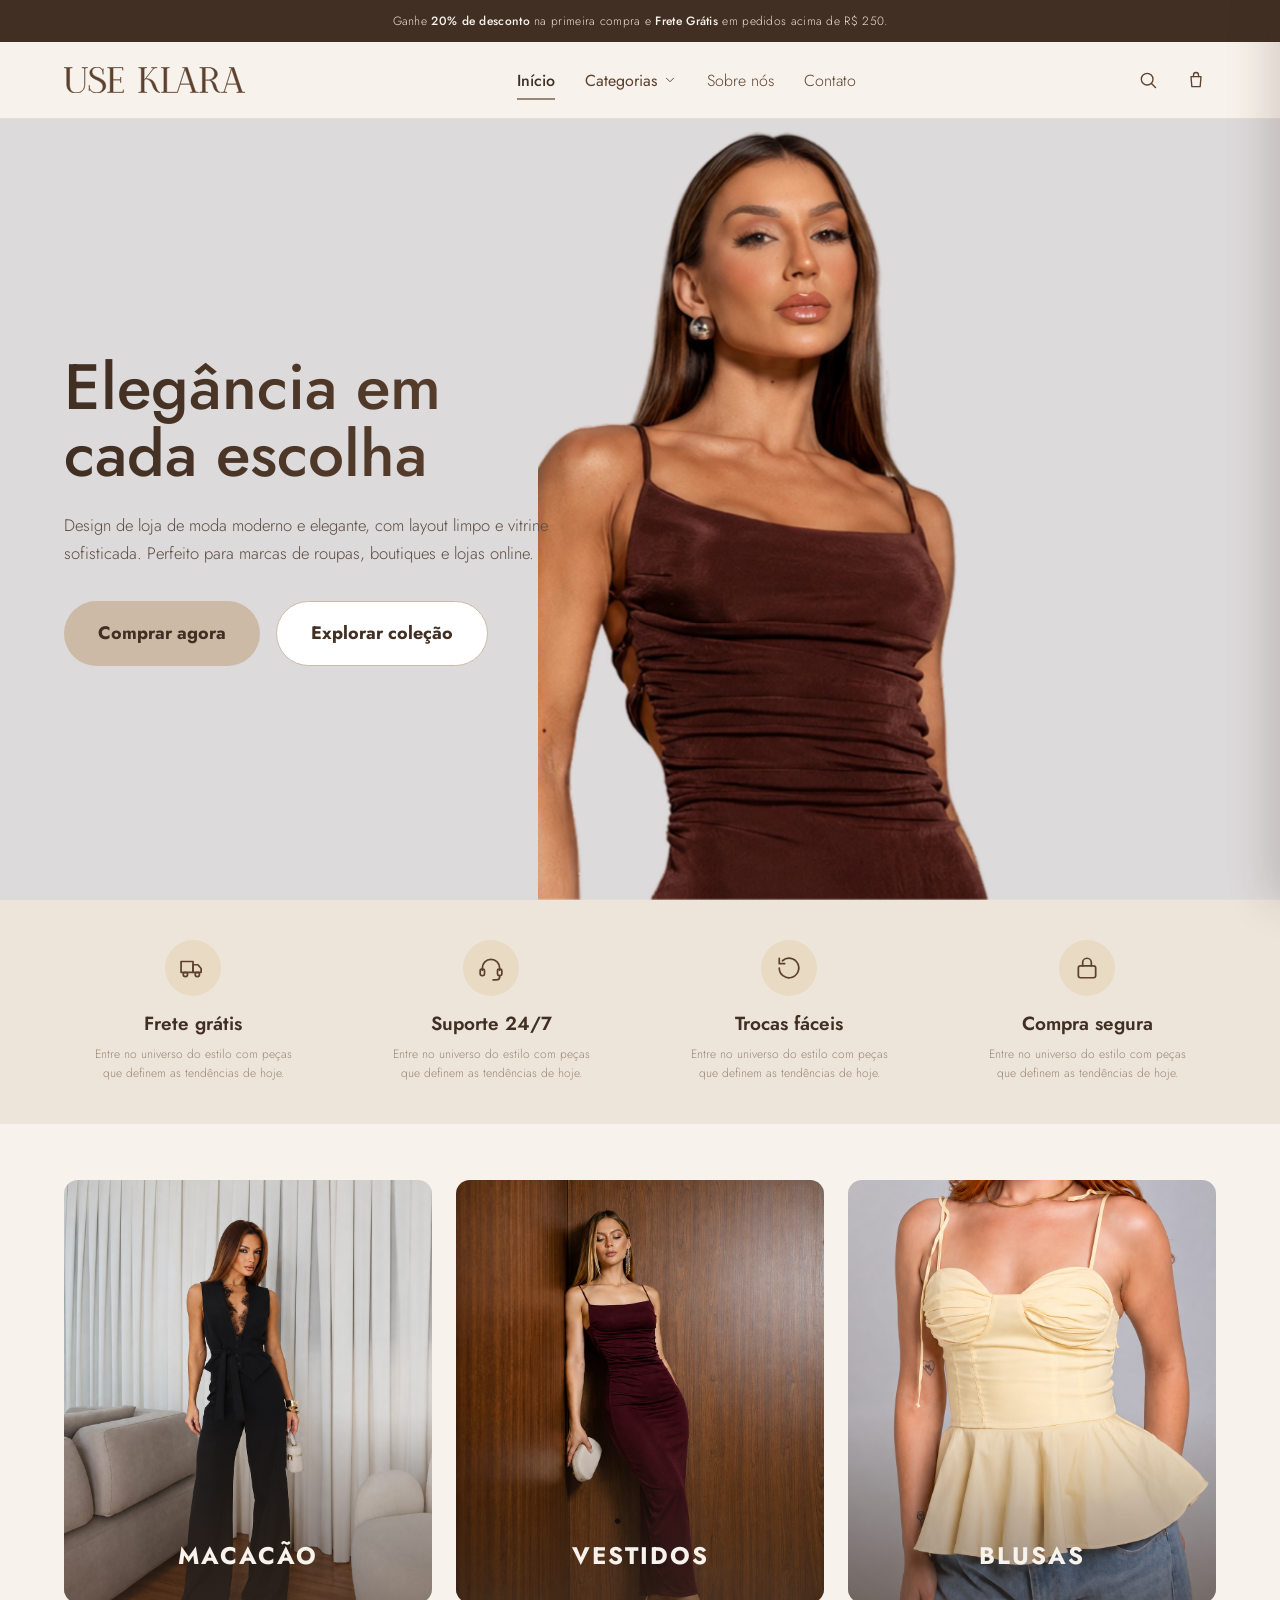
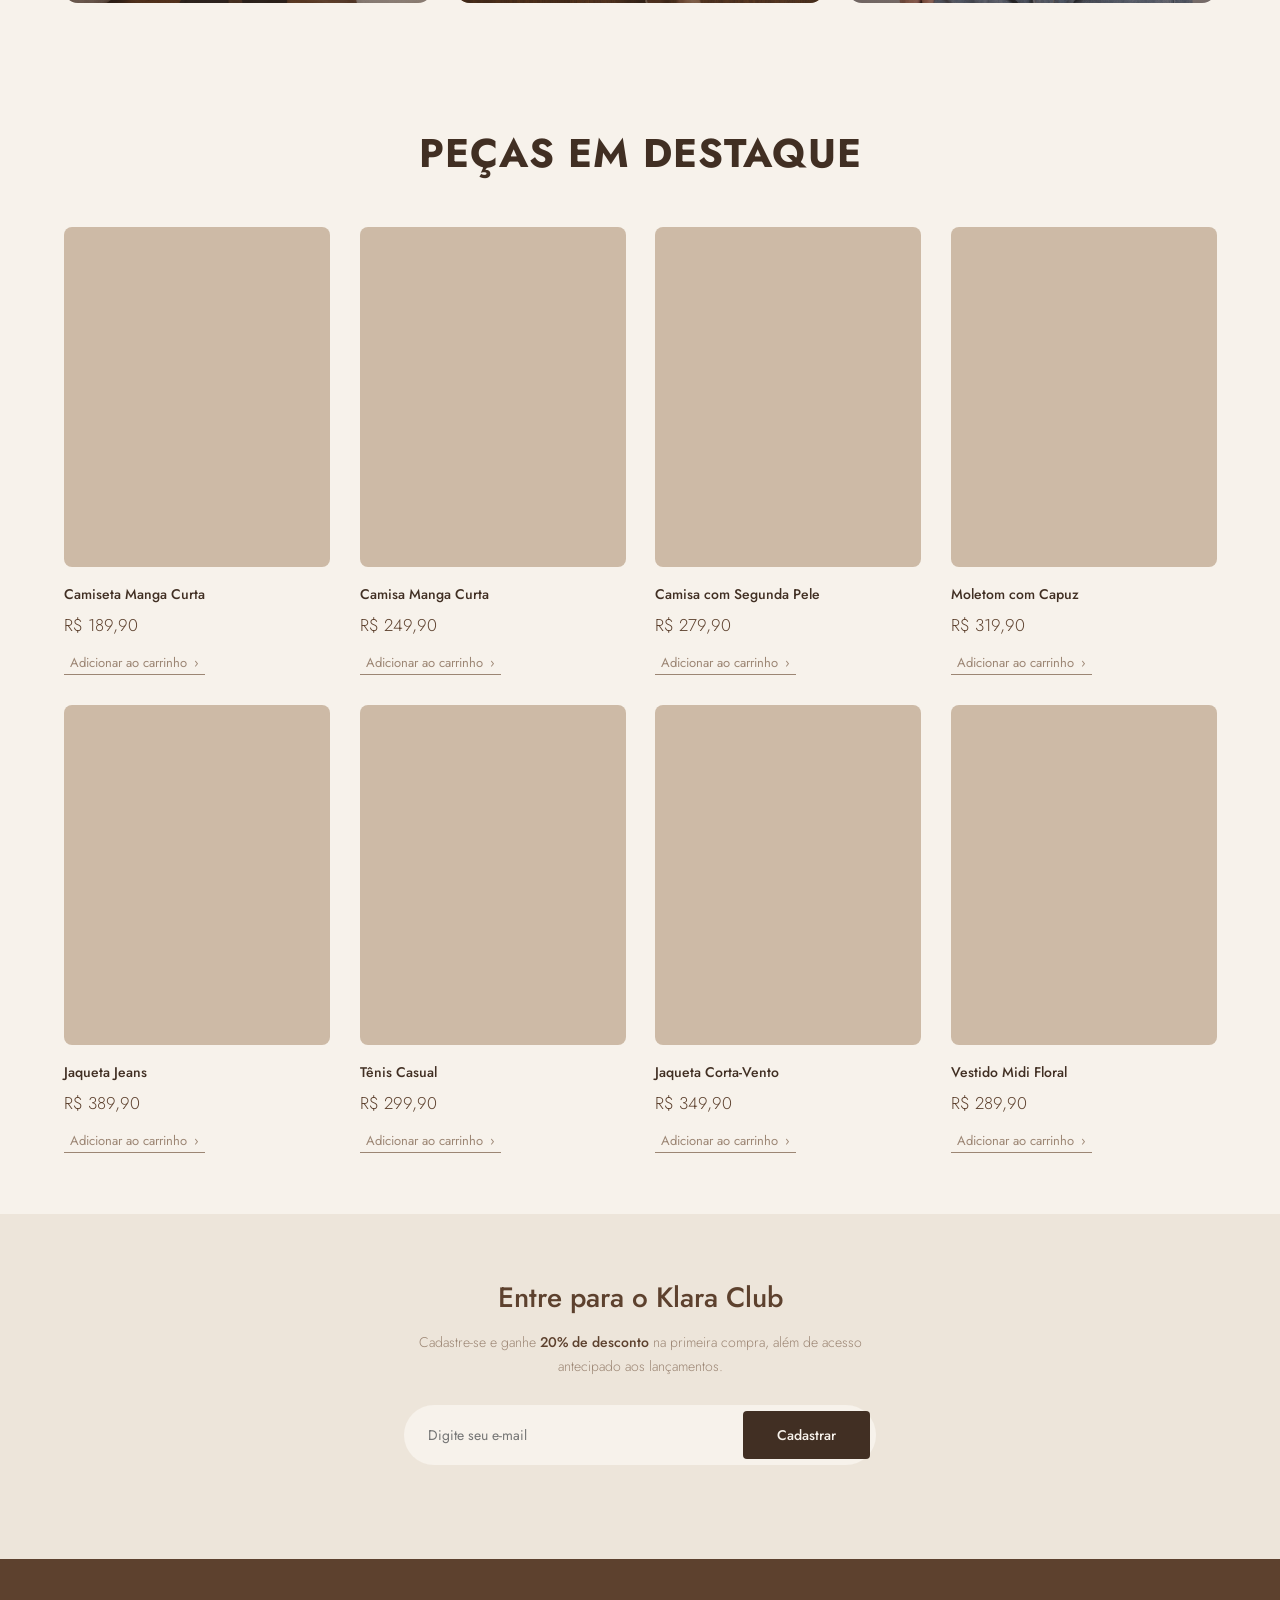
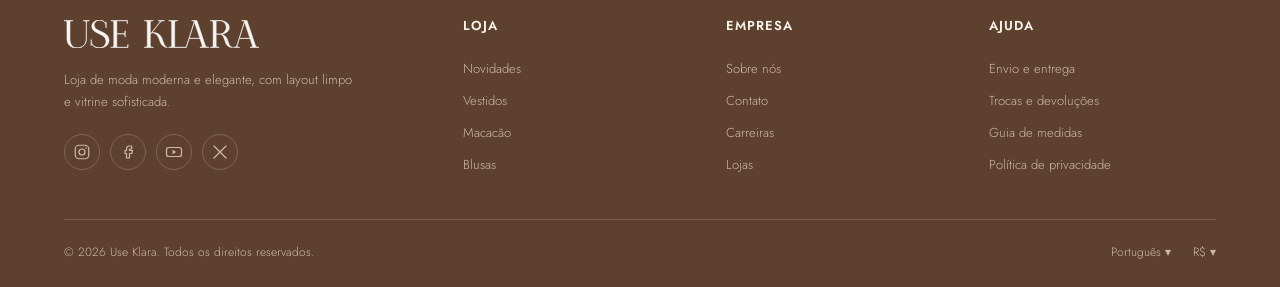
<file: index.html>
<!DOCTYPE html>
<html lang="pt-BR">
<head>
<meta charset="UTF-8">
<meta name="viewport" content="width=device-width, initial-scale=1.0">
<title>Use Klara — Elegância em cada escolha</title>
<meta name="description" content="Loja de moda moderna e elegante. Vestidos, macacões e blusas com layout limpo e vitrine sofisticada.">
<link rel="preconnect" href="https://fonts.googleapis.com">
<link rel="preconnect" href="https://fonts.gstatic.com" crossorigin>
<link href="https://fonts.googleapis.com/css2?family=Jost:wght@300;400;500;600;700&display=swap" rel="stylesheet">
<link rel="stylesheet" href="css/style.css">
</head>
<body>

<div id="site-header" data-active="home"></div>

<main>

  <!-- Hero -->
  <section class="hero">
    <div class="container hero__inner">
      <div class="hero__content reveal">
        <h1 class="hero__title">Elegância em cada escolha</h1>
        <p class="hero__text">Design de loja de moda moderno e elegante, com layout limpo e vitrine sofisticada. Perfeito para marcas de roupas, boutiques e lojas online.</p>
        <div class="hero__actions">
          <a href="vestidos.html" class="btn btn--sand">Comprar agora</a>
          <a href="#categorias" class="btn btn--white">Explorar coleção</a>
        </div>
      </div>
      <div class="hero__media reveal">
        <img src="assets/hero.png" alt="Modelo Use Klara" data-ph>
      </div>
    </div>
  </section>

  <!-- Benefícios -->
  <section class="benefits benefits--home">
    <div class="container">
      <div class="benefits__grid">
        <div class="benefit reveal"><span class="benefit__icon"><svg viewBox="0 0 24 24" width="26" height="26"><path d="M1 6h11v10H1z"/><path d="M12 9h4.5l3 3.5V16H12z"/><circle cx="5" cy="18" r="2"/><circle cx="16" cy="18" r="2"/></svg></span><div><h3 class="benefit__title">Frete grátis</h3><p class="benefit__text">Entre no universo do estilo com peças que definem as tendências de hoje.</p></div></div>
        <div class="benefit reveal"><span class="benefit__icon"><svg viewBox="0 0 24 24" width="26" height="26"><path d="M4 14v-2a8 8 0 0 1 16 0v2"/><rect x="2" y="13" width="4" height="6" rx="1.5"/><rect x="18" y="13" width="4" height="6" rx="1.5"/><path d="M20 19v1a3 3 0 0 1-3 3h-3"/></svg></span><div><h3 class="benefit__title">Suporte 24/7</h3><p class="benefit__text">Entre no universo do estilo com peças que definem as tendências de hoje.</p></div></div>
        <div class="benefit reveal"><span class="benefit__icon"><svg viewBox="0 0 24 24" width="26" height="26"><path d="M3 12a9 9 0 1 0 3-6.7"/><polyline points="3 3 3 8 8 8"/></svg></span><div><h3 class="benefit__title">Trocas fáceis</h3><p class="benefit__text">Entre no universo do estilo com peças que definem as tendências de hoje.</p></div></div>
        <div class="benefit reveal"><span class="benefit__icon"><svg viewBox="0 0 24 24" width="26" height="26"><rect x="4" y="10" width="16" height="11" rx="2"/><path d="M8 10V7a4 4 0 0 1 8 0v3"/></svg></span><div><h3 class="benefit__title">Compra segura</h3><p class="benefit__text">Entre no universo do estilo com peças que definem as tendências de hoje.</p></div></div>
      </div>
    </div>
  </section>

  <!-- Categorias -->
  <section class="categories" id="categorias">
    <div class="container">
      <div class="cat-grid">
        <a href="macacao.html" class="cat reveal"><img src="assets/cat-macacao.png" alt="Macacão" data-ph><span class="cat__label">MACACÃO</span></a>
        <a href="vestidos.html" class="cat reveal"><img src="assets/cat-vestidos.png" alt="Vestidos" data-ph><span class="cat__label">VESTIDOS</span></a>
        <a href="blusas.html" class="cat reveal"><img src="assets/cat-blusas.png" alt="Blusas" data-ph><span class="cat__label">BLUSAS</span></a>
      </div>
    </div>
  </section>

  <!-- Peças em destaque -->
  <section class="products">
    <div class="container">
      <h2 class="section-title section-title--center">Peças em Destaque</h2>
      <div class="grid grid--4" data-collection="novidades" data-limit="8"></div>
    </div>
  </section>

  <!-- Newsletter -->
  <section class="newsletter">
    <div class="container newsletter__inner reveal">
      <h2 class="newsletter__title">Entre para o Klara Club</h2>
      <p class="newsletter__text">Cadastre-se e ganhe <strong>20% de desconto</strong> na primeira compra, além de acesso antecipado aos lançamentos.</p>
      <form class="newsletter__form" id="newsletterForm">
        <input type="email" placeholder="Digite seu e-mail" required>
        <button type="submit" class="btn btn--dark">Cadastrar</button>
      </form>
      <p class="newsletter__note" id="newsletterNote"></p>
    </div>
  </section>

</main>

<div id="site-footer"></div>
<script src="js/main.js"></script>
</body>
</html>
</file>
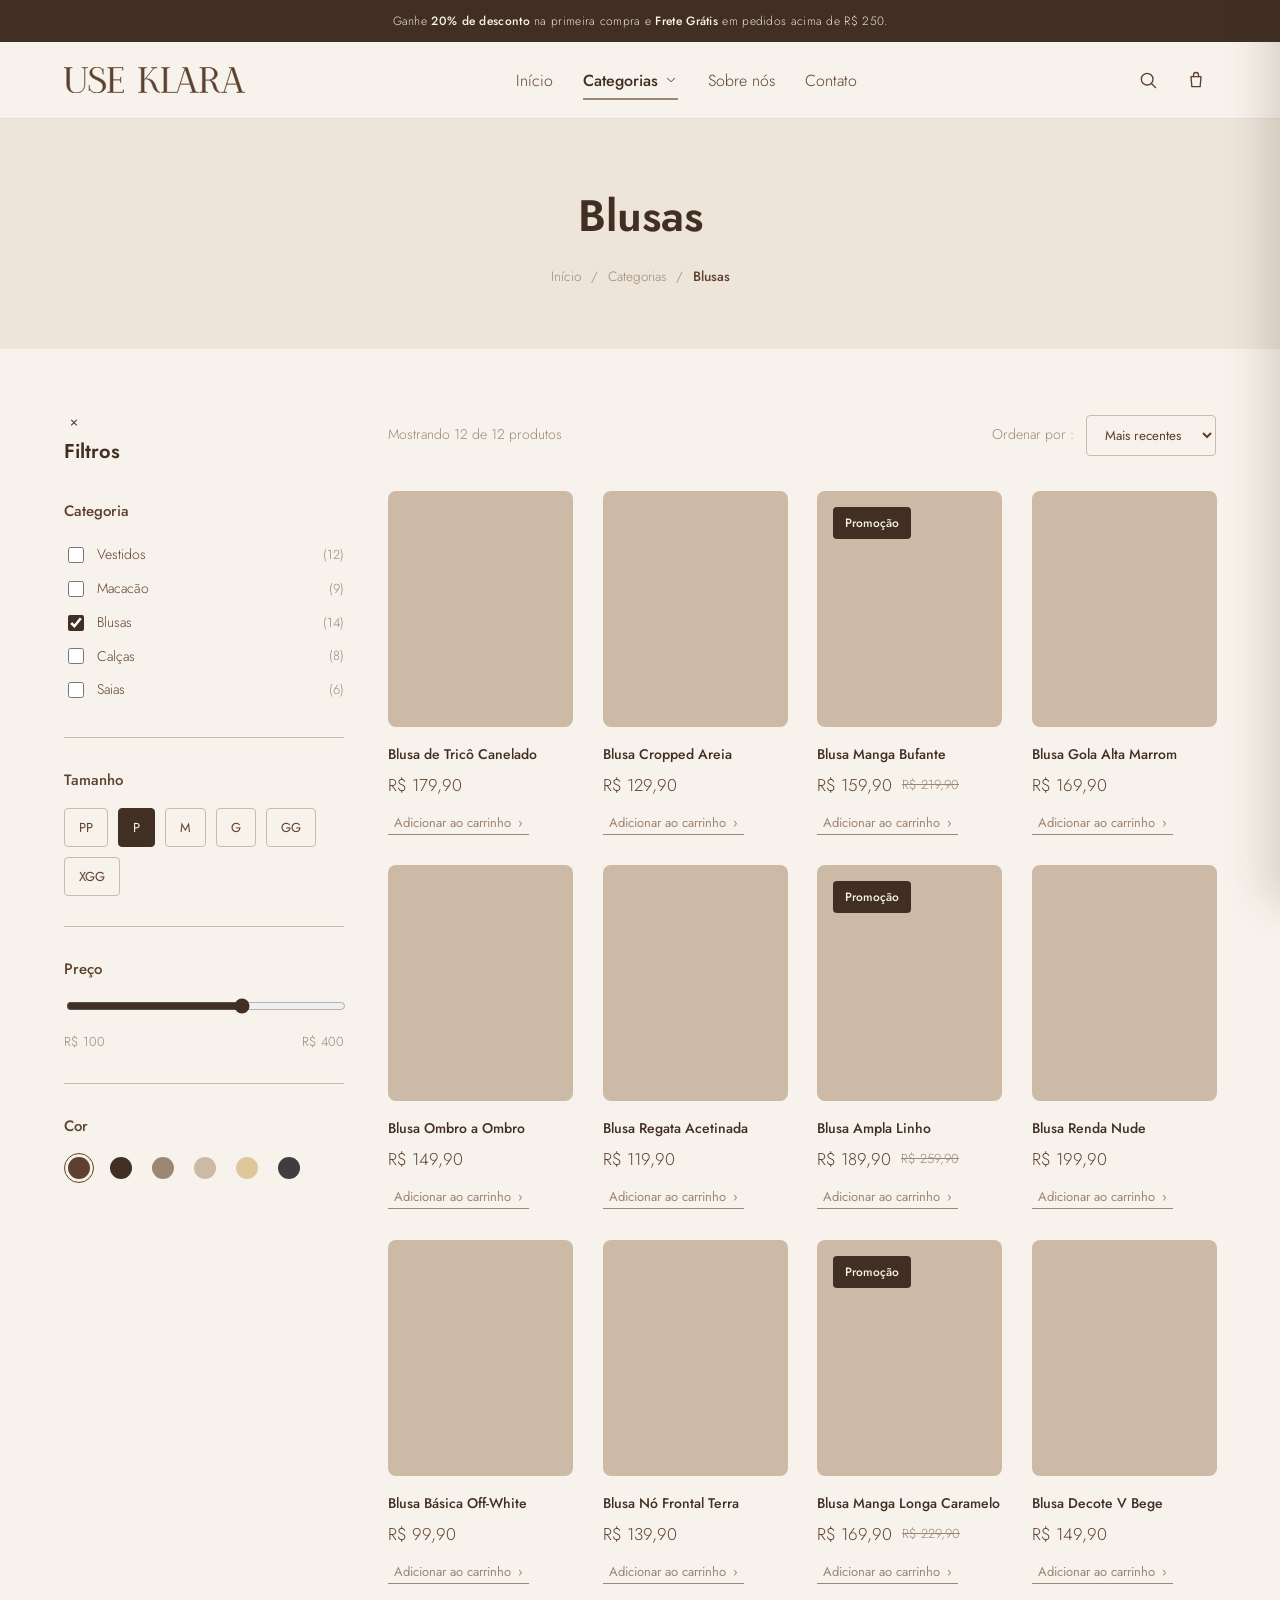
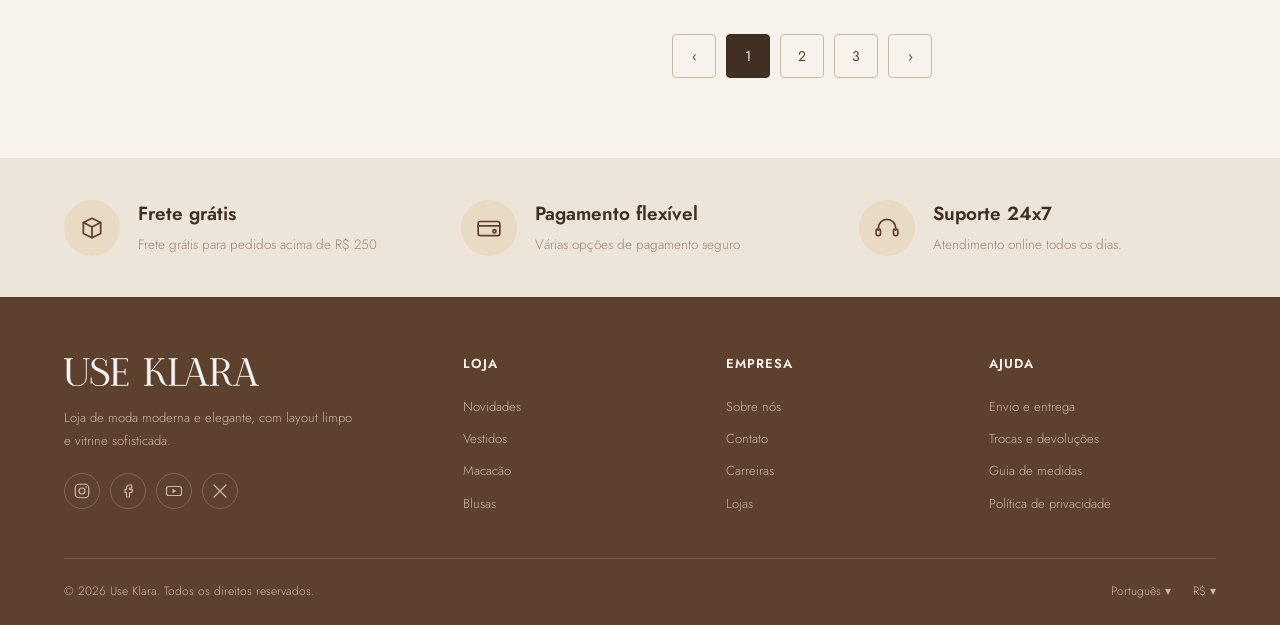
<file: blusas.html>
<!DOCTYPE html>
<html lang="pt-BR">
<head>
<meta charset="UTF-8">
<meta name="viewport" content="width=device-width, initial-scale=1.0">
<title>Blusas — Use Klara</title>
<link rel="preconnect" href="https://fonts.googleapis.com">
<link rel="preconnect" href="https://fonts.gstatic.com" crossorigin>
<link href="https://fonts.googleapis.com/css2?family=Jost:wght@300;400;500;600;700&display=swap" rel="stylesheet">
<link rel="stylesheet" href="css/style.css">
</head>
<body>

<div id="site-header" data-active="cat"></div>

<section class="pagehead">
  <div class="container">
    <h1 class="pagehead__title">Blusas</h1>
    <nav class="crumb"><a href="index.html">Início</a><span>/</span><a href="vestidos.html">Categorias</a><span>/</span><span class="is-current">Blusas</span></nav>
  </div>
</section>

<section class="listing">
  <div class="container listing__grid">

    <aside class="filters">
      <h3>Filtros</h3>
      <div class="filter">
        <h4>Categoria</h4>
        <label><input type="checkbox"> Vestidos <span class="qt">(12)</span></label>
        <label><input type="checkbox"> Macacão <span class="qt">(9)</span></label>
        <label><input type="checkbox" checked> Blusas <span class="qt">(14)</span></label>
        <label><input type="checkbox"> Calças <span class="qt">(8)</span></label>
        <label><input type="checkbox"> Saias <span class="qt">(6)</span></label>
      </div>
      <div class="filter">
        <h4>Tamanho</h4>
        <div class="filter__sizes">
          <button>PP</button><button class="is-active">P</button><button>M</button><button>G</button><button>GG</button><button>XGG</button>
        </div>
      </div>
      <div class="filter filter__price">
        <h4>Preço</h4>
        <input type="range" min="50" max="600" value="400">
        <div class="range"><span>R$ 100</span><span>R$ 400</span></div>
      </div>
      <div class="filter">
        <h4>Cor</h4>
        <div class="filter__colors">
          <button class="is-active"><span style="background:#5D412E"></span></button>
          <button><span style="background:#412F23"></span></button>
          <button><span style="background:#9C8674"></span></button>
          <button><span style="background:#CDBAA6"></span></button>
          <button><span style="background:#E0C79B"></span></button>
          <button><span style="background:#3E3E3E"></span></button>
        </div>
      </div>
    </aside>

    <div>
      <div class="listing__toolbar">
        <p class="listing__count">Mostrando 12 de 12 produtos</p>
        <div class="select"><label for="sort">Ordenar por :</label>
          <select id="sort"><option>Mais recentes</option><option>Menor preço</option><option>Maior preço</option><option>Mais vendidos</option></select>
        </div>
      </div>
      <div class="grid grid--4" data-collection="blusas"></div>
      <div class="pagination">
        <button>&lsaquo;</button><button class="is-active">1</button><button>2</button><button>3</button><button>&rsaquo;</button>
      </div>
    </div>

  </div>
</section>

<section class="benefits">
  <div class="container">
    <div class="benefits__grid">
      <div class="benefit reveal"><span class="benefit__icon"><svg viewBox="0 0 24 24" width="26" height="26"><path d="M12 3l8 4v10l-8 4-8-4V7z"/><path d="M4 7l8 4 8-4M12 11v10"/></svg></span><div><h3 class="benefit__title">Frete grátis</h3><p class="benefit__text">Frete grátis para pedidos acima de R$ 250</p></div></div>
      <div class="benefit reveal"><span class="benefit__icon"><svg viewBox="0 0 24 24" width="26" height="26"><rect x="2" y="6" width="20" height="13" rx="2"/><path d="M2 10h20"/><circle cx="17" cy="15" r="1.4"/></svg></span><div><h3 class="benefit__title">Pagamento flexível</h3><p class="benefit__text">Várias opções de pagamento seguro</p></div></div>
      <div class="benefit reveal"><span class="benefit__icon"><svg viewBox="0 0 24 24" width="26" height="26"><path d="M4 14v-2a8 8 0 0 1 16 0v2"/><rect x="2" y="13" width="4" height="6" rx="1.5"/><rect x="18" y="13" width="4" height="6" rx="1.5"/></svg></span><div><h3 class="benefit__title">Suporte 24x7</h3><p class="benefit__text">Atendimento online todos os dias.</p></div></div>
    </div>
  </div>
</section>

<div id="site-footer"></div>
<script src="js/main.js"></script>
</body>
</html>
</file>
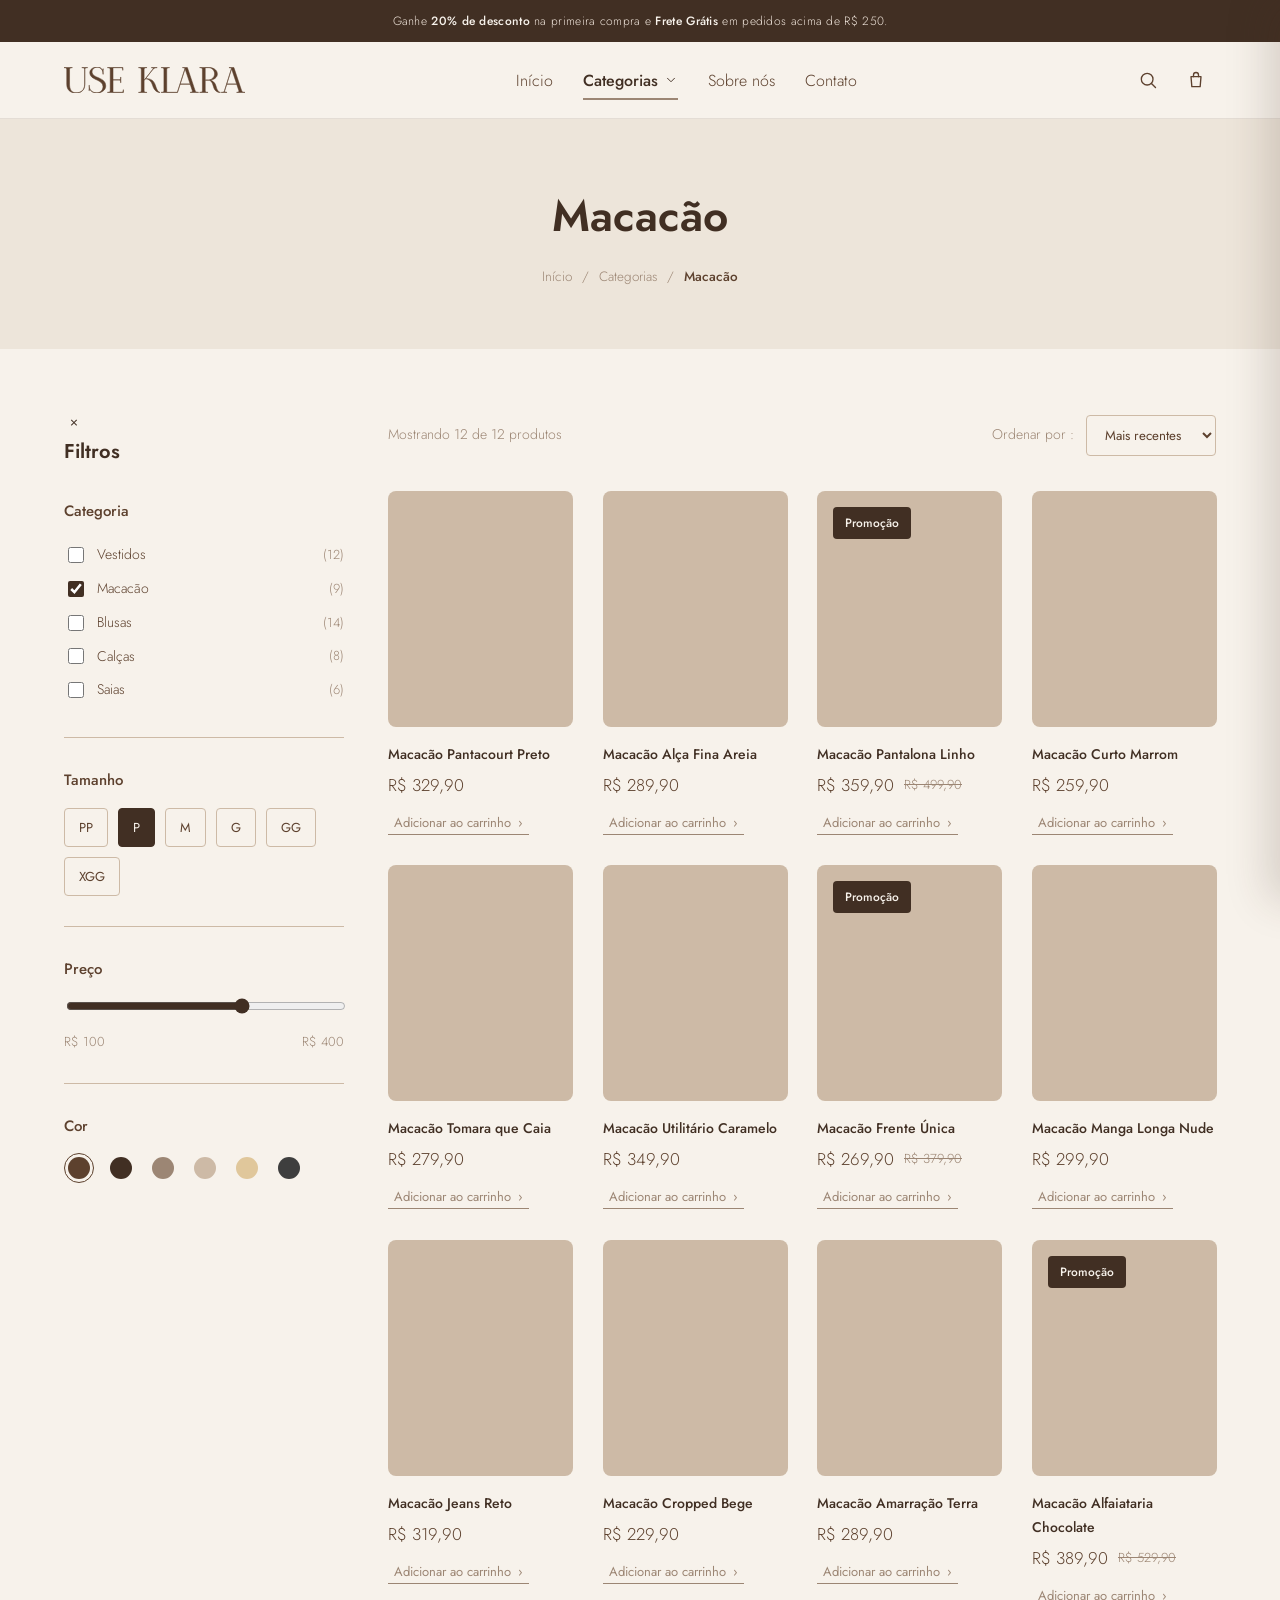
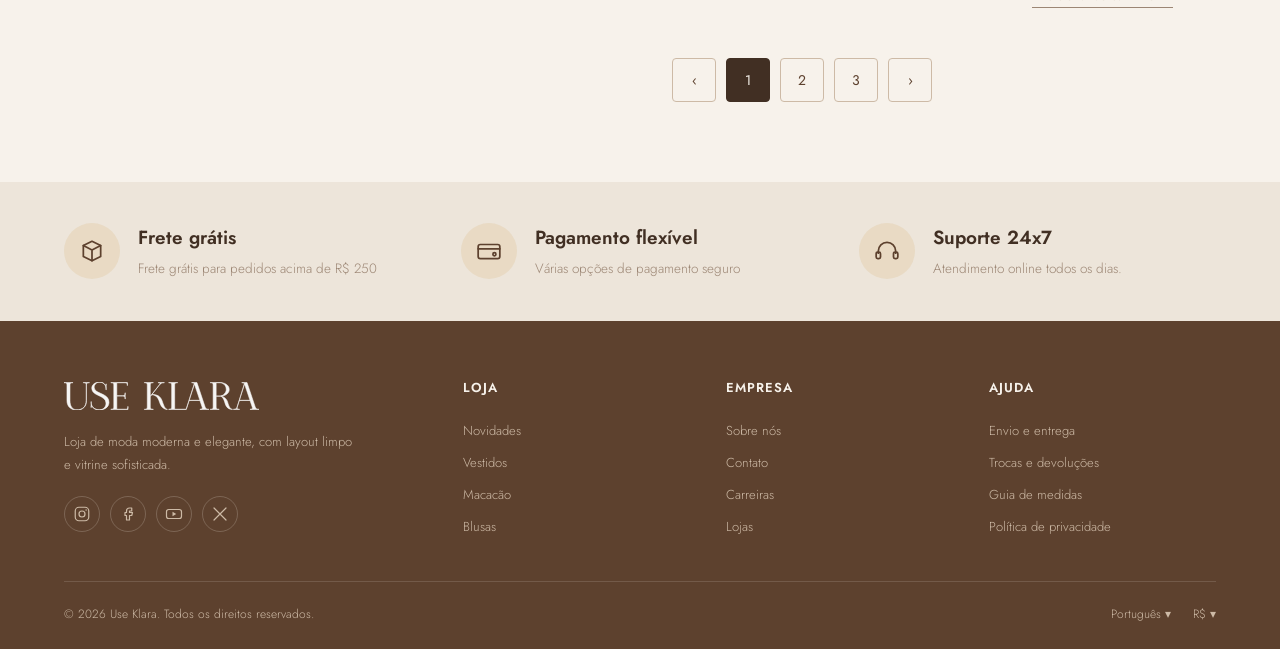
<file: macacao.html>
<!DOCTYPE html>
<html lang="pt-BR">
<head>
<meta charset="UTF-8">
<meta name="viewport" content="width=device-width, initial-scale=1.0">
<title>Macacão — Use Klara</title>
<link rel="preconnect" href="https://fonts.googleapis.com">
<link rel="preconnect" href="https://fonts.gstatic.com" crossorigin>
<link href="https://fonts.googleapis.com/css2?family=Jost:wght@300;400;500;600;700&display=swap" rel="stylesheet">
<link rel="stylesheet" href="css/style.css">
</head>
<body>

<div id="site-header" data-active="cat"></div>

<section class="pagehead">
  <div class="container">
    <h1 class="pagehead__title">Macacão</h1>
    <nav class="crumb"><a href="index.html">Início</a><span>/</span><a href="vestidos.html">Categorias</a><span>/</span><span class="is-current">Macacão</span></nav>
  </div>
</section>

<section class="listing">
  <div class="container listing__grid">

    <aside class="filters">
      <h3>Filtros</h3>
      <div class="filter">
        <h4>Categoria</h4>
        <label><input type="checkbox"> Vestidos <span class="qt">(12)</span></label>
        <label><input type="checkbox" checked> Macacão <span class="qt">(9)</span></label>
        <label><input type="checkbox"> Blusas <span class="qt">(14)</span></label>
        <label><input type="checkbox"> Calças <span class="qt">(8)</span></label>
        <label><input type="checkbox"> Saias <span class="qt">(6)</span></label>
      </div>
      <div class="filter">
        <h4>Tamanho</h4>
        <div class="filter__sizes">
          <button>PP</button><button class="is-active">P</button><button>M</button><button>G</button><button>GG</button><button>XGG</button>
        </div>
      </div>
      <div class="filter filter__price">
        <h4>Preço</h4>
        <input type="range" min="50" max="600" value="400">
        <div class="range"><span>R$ 100</span><span>R$ 400</span></div>
      </div>
      <div class="filter">
        <h4>Cor</h4>
        <div class="filter__colors">
          <button class="is-active"><span style="background:#5D412E"></span></button>
          <button><span style="background:#412F23"></span></button>
          <button><span style="background:#9C8674"></span></button>
          <button><span style="background:#CDBAA6"></span></button>
          <button><span style="background:#E0C79B"></span></button>
          <button><span style="background:#3E3E3E"></span></button>
        </div>
      </div>
    </aside>

    <div>
      <div class="listing__toolbar">
        <p class="listing__count">Mostrando 12 de 12 produtos</p>
        <div class="select"><label for="sort">Ordenar por :</label>
          <select id="sort"><option>Mais recentes</option><option>Menor preço</option><option>Maior preço</option><option>Mais vendidos</option></select>
        </div>
      </div>
      <div class="grid grid--4" data-collection="macacao"></div>
      <div class="pagination">
        <button>&lsaquo;</button><button class="is-active">1</button><button>2</button><button>3</button><button>&rsaquo;</button>
      </div>
    </div>

  </div>
</section>

<section class="benefits">
  <div class="container">
    <div class="benefits__grid">
      <div class="benefit reveal"><span class="benefit__icon"><svg viewBox="0 0 24 24" width="26" height="26"><path d="M12 3l8 4v10l-8 4-8-4V7z"/><path d="M4 7l8 4 8-4M12 11v10"/></svg></span><div><h3 class="benefit__title">Frete grátis</h3><p class="benefit__text">Frete grátis para pedidos acima de R$ 250</p></div></div>
      <div class="benefit reveal"><span class="benefit__icon"><svg viewBox="0 0 24 24" width="26" height="26"><rect x="2" y="6" width="20" height="13" rx="2"/><path d="M2 10h20"/><circle cx="17" cy="15" r="1.4"/></svg></span><div><h3 class="benefit__title">Pagamento flexível</h3><p class="benefit__text">Várias opções de pagamento seguro</p></div></div>
      <div class="benefit reveal"><span class="benefit__icon"><svg viewBox="0 0 24 24" width="26" height="26"><path d="M4 14v-2a8 8 0 0 1 16 0v2"/><rect x="2" y="13" width="4" height="6" rx="1.5"/><rect x="18" y="13" width="4" height="6" rx="1.5"/></svg></span><div><h3 class="benefit__title">Suporte 24x7</h3><p class="benefit__text">Atendimento online todos os dias.</p></div></div>
    </div>
  </div>
</section>

<div id="site-footer"></div>
<script src="js/main.js"></script>
</body>
</html>
</file>
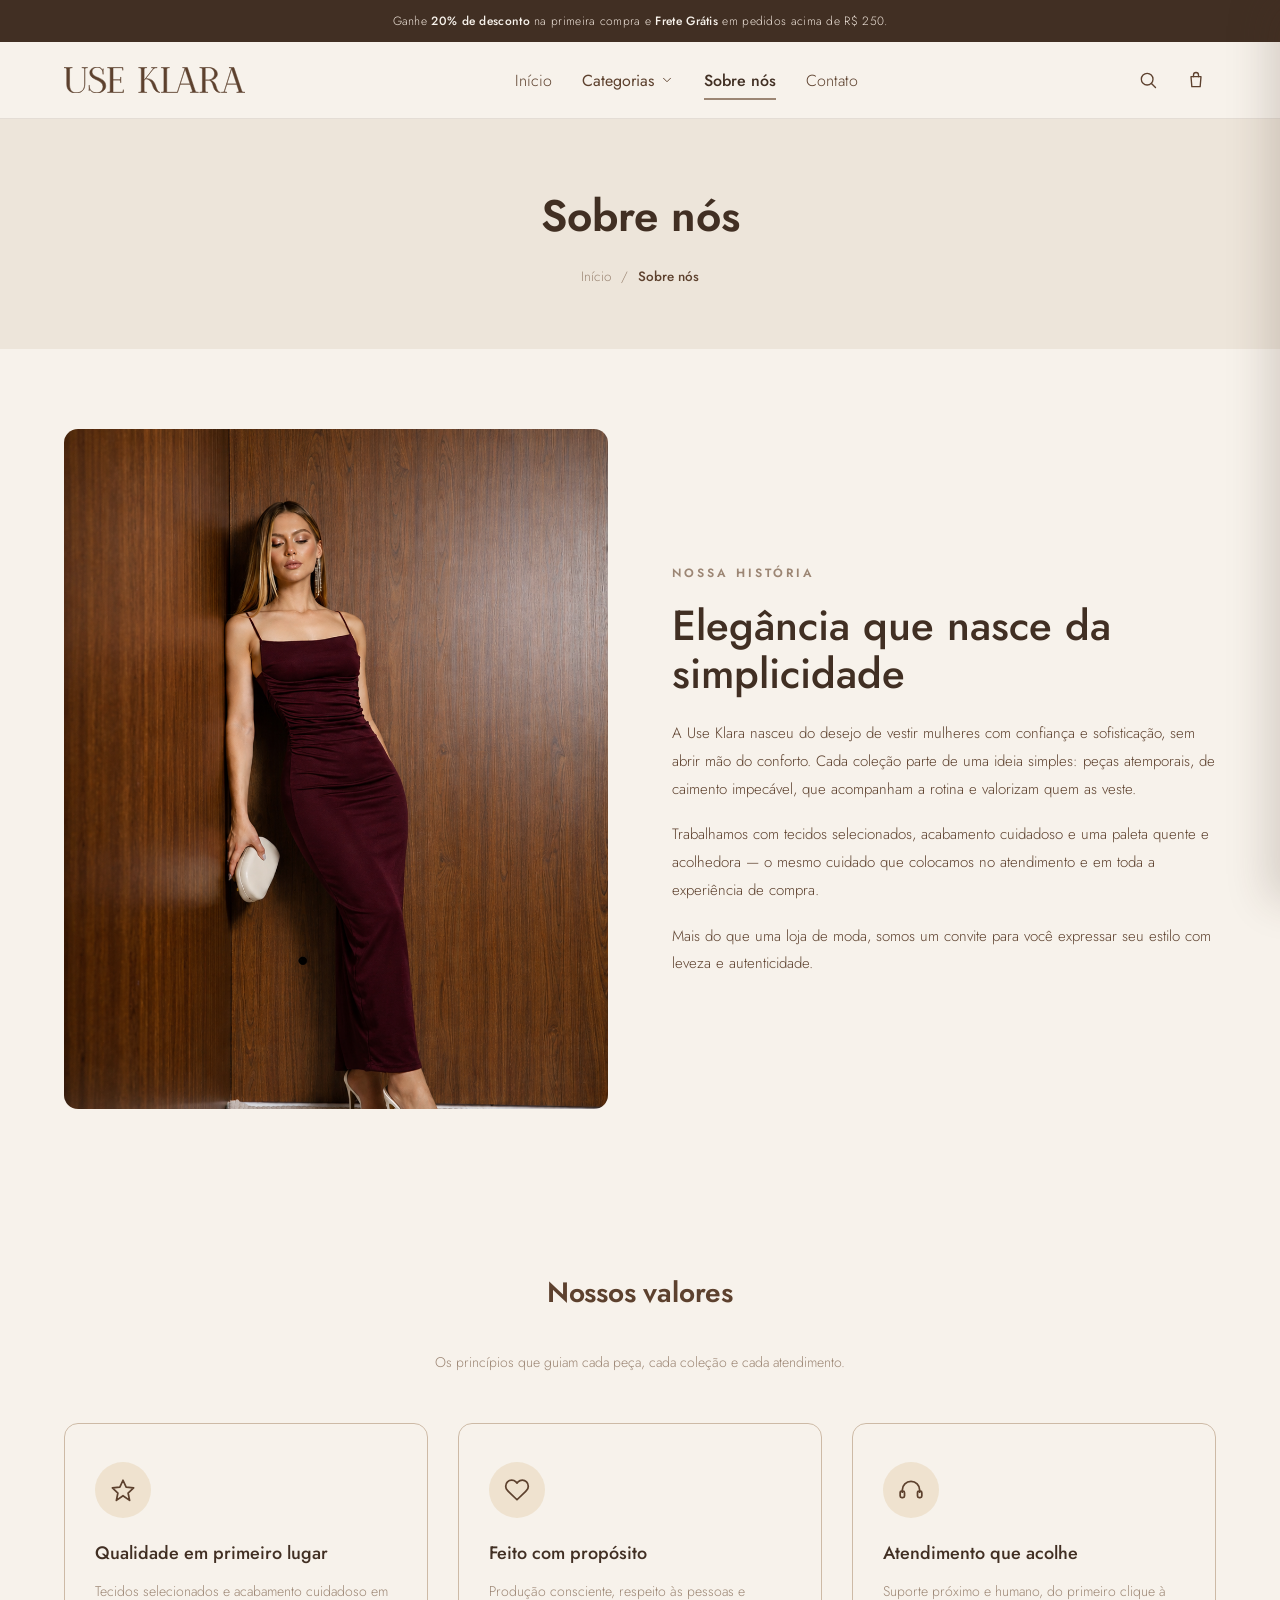
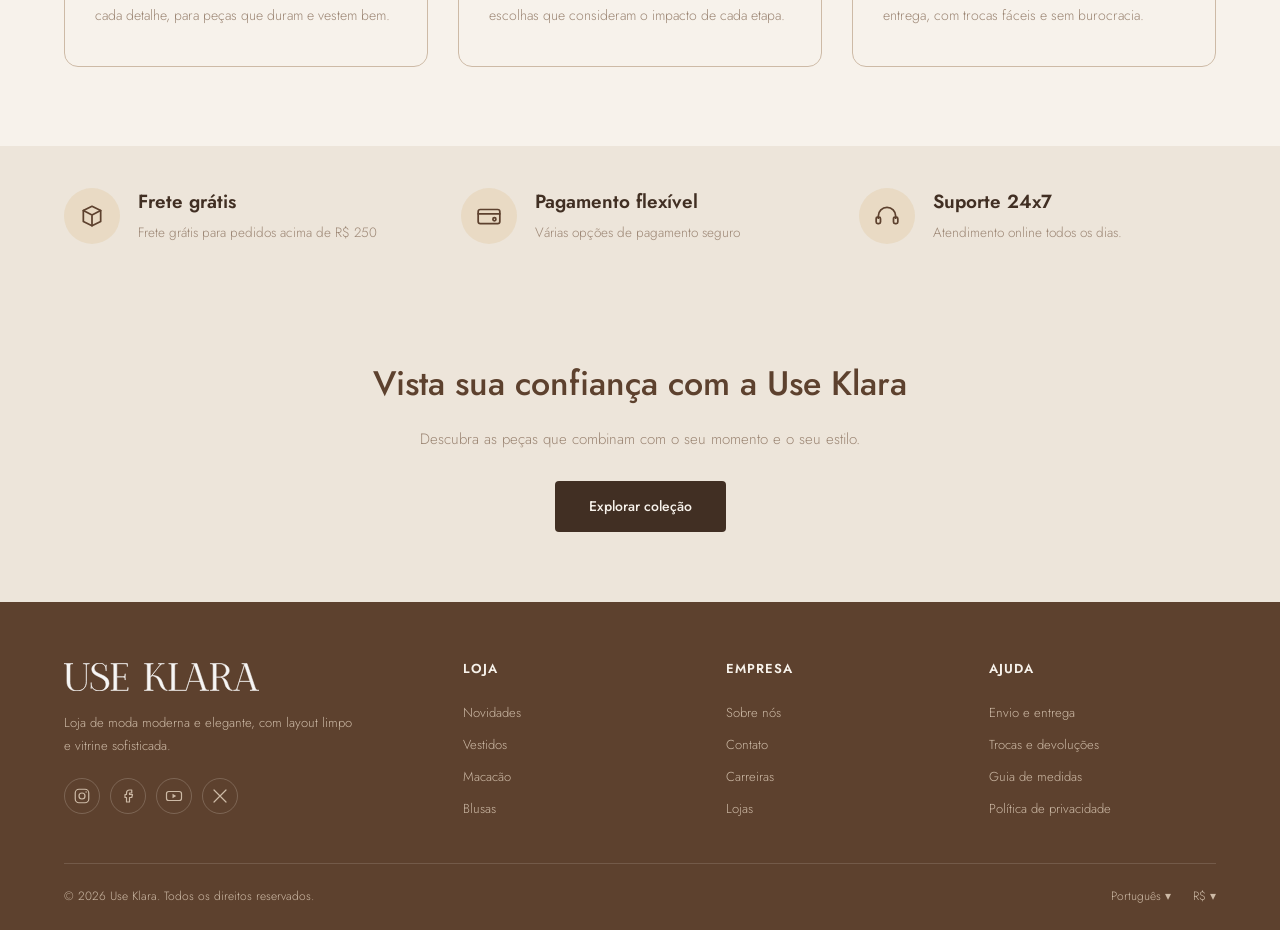
<file: sobre.html>
<!DOCTYPE html>
<html lang="pt-BR">
<head>
<meta charset="UTF-8">
<meta name="viewport" content="width=device-width, initial-scale=1.0">
<title>Sobre nós — Use Klara</title>
<meta name="description" content="A história da Use Klara — moda moderna e elegante, com propósito e cuidado em cada peça.">
<link rel="preconnect" href="https://fonts.googleapis.com">
<link rel="preconnect" href="https://fonts.gstatic.com" crossorigin>
<link href="https://fonts.googleapis.com/css2?family=Jost:wght@300;400;500;600;700&display=swap" rel="stylesheet">
<link rel="stylesheet" href="css/style.css">
</head>
<body>

<div id="site-header" data-active="about"></div>

<!-- Cabeçalho da página -->
<section class="pagehead">
  <div class="container">
    <h1 class="pagehead__title">Sobre nós</h1>
    <nav class="crumb"><a href="index.html">Início</a><span>/</span><span class="is-current">Sobre nós</span></nav>
  </div>
</section>

<!-- História da marca -->
<section class="about-intro">
  <div class="container about-intro__grid">
    <div class="about-intro__media reveal">
      <img src="assets/cat-vestidos.png" alt="Modelo Use Klara" data-ph>
    </div>
    <div class="reveal">
      <span class="about-eyebrow">Nossa história</span>
      <h2>Elegância que nasce da simplicidade</h2>
      <p>A Use Klara nasceu do desejo de vestir mulheres com confiança e sofisticação, sem abrir mão do conforto. Cada coleção parte de uma ideia simples: peças atemporais, de caimento impecável, que acompanham a rotina e valorizam quem as veste.</p>
      <p>Trabalhamos com tecidos selecionados, acabamento cuidadoso e uma paleta quente e acolhedora — o mesmo cuidado que colocamos no atendimento e em toda a experiência de compra.</p>
      <p>Mais do que uma loja de moda, somos um convite para você expressar seu estilo com leveza e autenticidade.</p>
    </div>
  </div>
</section>

<!-- Valores -->
<section class="values">
  <div class="container">
    <h2 class="section-title section-title--center">Nossos valores</h2>
    <p class="values__sub">Os princípios que guiam cada peça, cada coleção e cada atendimento.</p>
    <div class="values__grid">
      <article class="value reveal">
        <span class="value__icon"><svg viewBox="0 0 24 24"><path d="M12 3l2.9 6.3 6.9.8-5.1 4.7 1.4 6.8L12 17.3 5.9 21.6l1.4-6.8L2.2 10.1l6.9-.8z"/></svg></span>
        <h3>Qualidade em primeiro lugar</h3>
        <p>Tecidos selecionados e acabamento cuidadoso em cada detalhe, para peças que duram e vestem bem.</p>
      </article>
      <article class="value reveal">
        <span class="value__icon"><svg viewBox="0 0 24 24"><path d="M20.8 4.6a5.5 5.5 0 0 0-7.8 0L12 5.6l-1-1a5.5 5.5 0 0 0-7.8 7.8l1 1L12 21l7.8-7.6 1-1a5.5 5.5 0 0 0 0-7.8z"/></svg></span>
        <h3>Feito com propósito</h3>
        <p>Produção consciente, respeito às pessoas e escolhas que consideram o impacto de cada etapa.</p>
      </article>
      <article class="value reveal">
        <span class="value__icon"><svg viewBox="0 0 24 24"><path d="M4 14v-2a8 8 0 0 1 16 0v2"/><rect x="2" y="13" width="4" height="6" rx="1.5"/><rect x="18" y="13" width="4" height="6" rx="1.5"/></svg></span>
        <h3>Atendimento que acolhe</h3>
        <p>Suporte próximo e humano, do primeiro clique à entrega, com trocas fáceis e sem burocracia.</p>
      </article>
    </div>
  </div>
</section>

<!-- Benefícios -->
<section class="benefits">
  <div class="container">
    <div class="benefits__grid">
      <div class="benefit reveal"><span class="benefit__icon"><svg viewBox="0 0 24 24" width="26" height="26"><path d="M12 3l8 4v10l-8 4-8-4V7z"/><path d="M4 7l8 4 8-4M12 11v10"/></svg></span><div><h3 class="benefit__title">Frete grátis</h3><p class="benefit__text">Frete grátis para pedidos acima de R$ 250</p></div></div>
      <div class="benefit reveal"><span class="benefit__icon"><svg viewBox="0 0 24 24" width="26" height="26"><rect x="2" y="6" width="20" height="13" rx="2"/><path d="M2 10h20"/><circle cx="17" cy="15" r="1.4"/></svg></span><div><h3 class="benefit__title">Pagamento flexível</h3><p class="benefit__text">Várias opções de pagamento seguro</p></div></div>
      <div class="benefit reveal"><span class="benefit__icon"><svg viewBox="0 0 24 24" width="26" height="26"><path d="M4 14v-2a8 8 0 0 1 16 0v2"/><rect x="2" y="13" width="4" height="6" rx="1.5"/><rect x="18" y="13" width="4" height="6" rx="1.5"/></svg></span><div><h3 class="benefit__title">Suporte 24x7</h3><p class="benefit__text">Atendimento online todos os dias.</p></div></div>
    </div>
  </div>
</section>

<!-- Chamada final -->
<section class="about-cta">
  <div class="container reveal">
    <h2>Vista sua confiança com a Use Klara</h2>
    <p>Descubra as peças que combinam com o seu momento e o seu estilo.</p>
    <a href="vestidos.html" class="btn btn--dark">Explorar coleção</a>
  </div>
</section>

<div id="site-footer"></div>
<script src="js/main.js"></script>
</body>
</html>
</file>
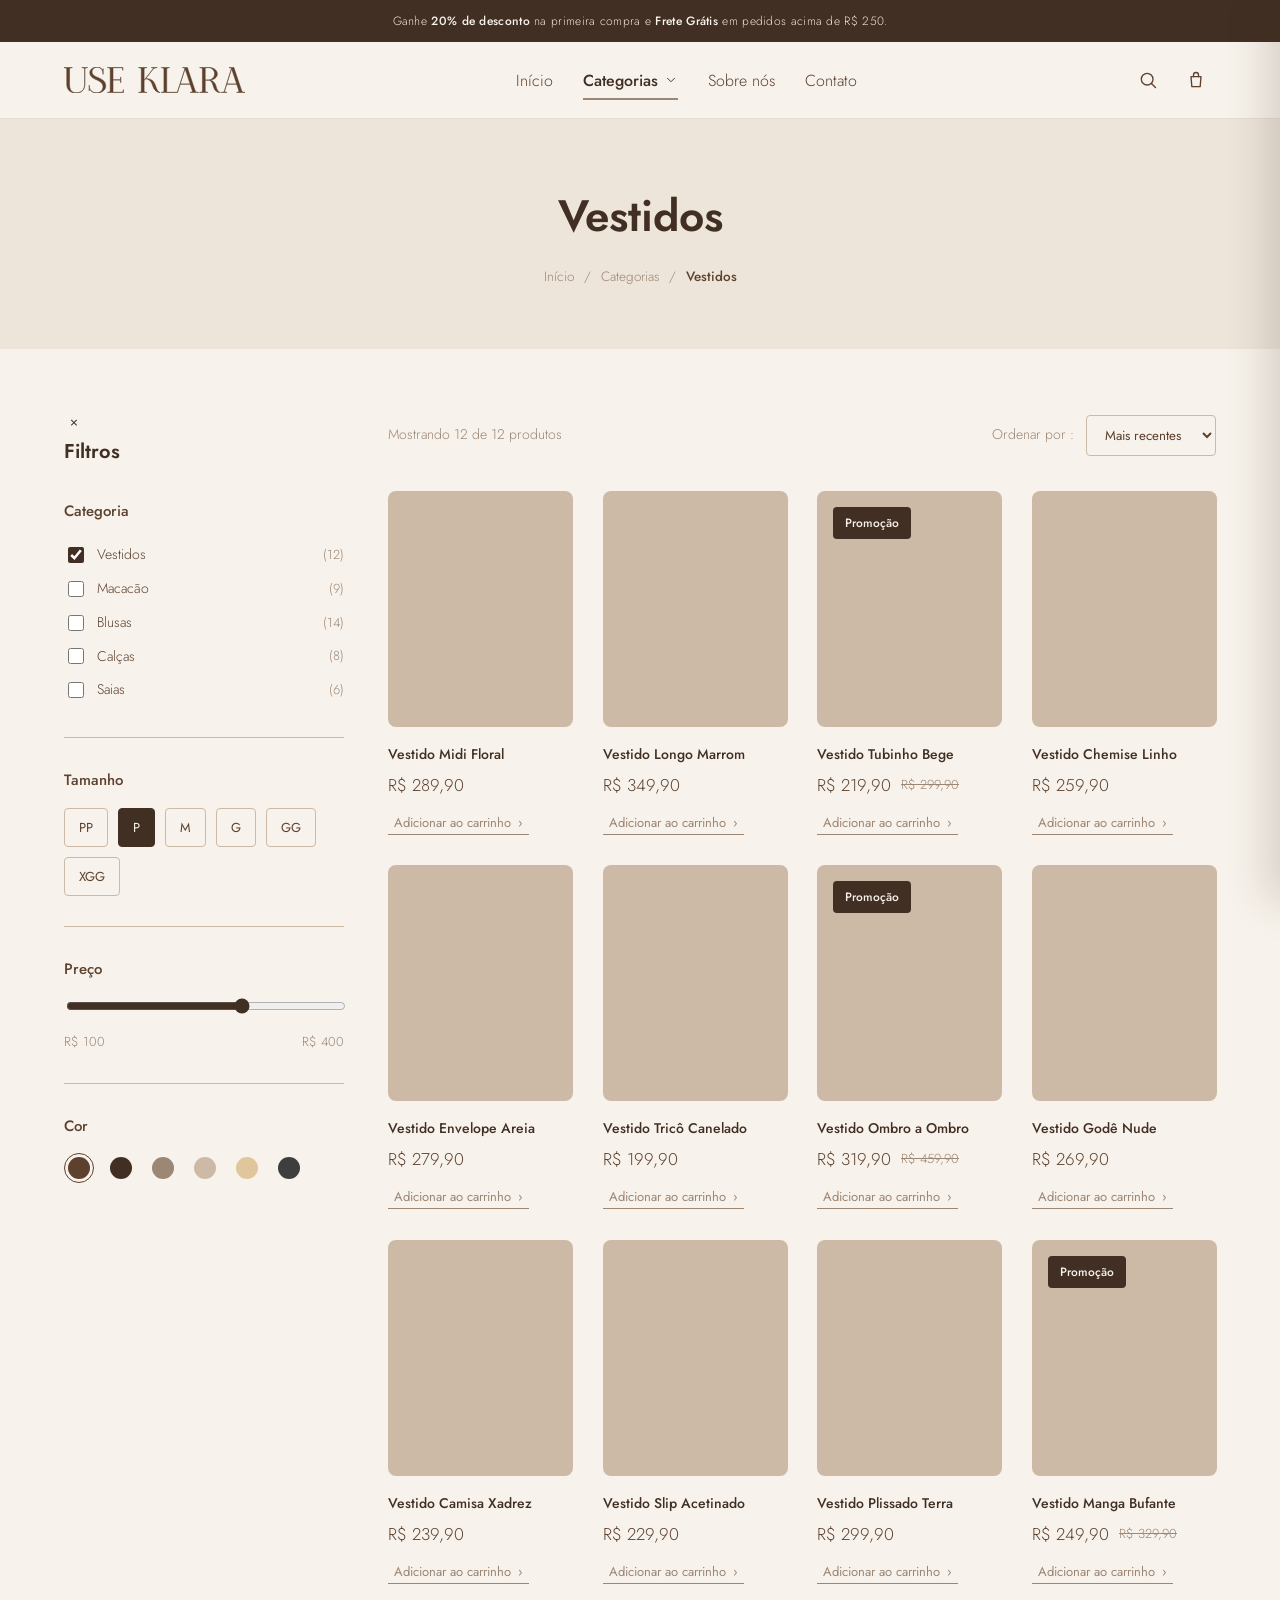
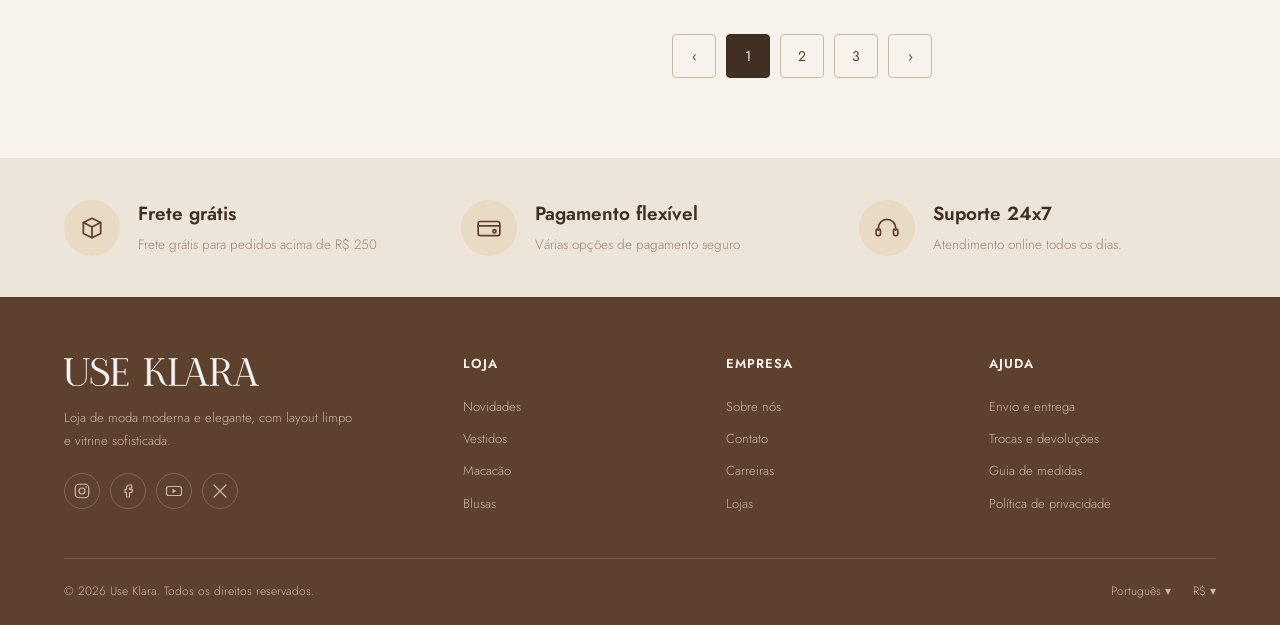
<file: vestidos.html>
<!DOCTYPE html>
<html lang="pt-BR">
<head>
<meta charset="UTF-8">
<meta name="viewport" content="width=device-width, initial-scale=1.0">
<title>Vestidos — Use Klara</title>
<link rel="preconnect" href="https://fonts.googleapis.com">
<link rel="preconnect" href="https://fonts.gstatic.com" crossorigin>
<link href="https://fonts.googleapis.com/css2?family=Jost:wght@300;400;500;600;700&display=swap" rel="stylesheet">
<link rel="stylesheet" href="css/style.css">
</head>
<body>

<div id="site-header" data-active="cat"></div>

<section class="pagehead">
  <div class="container">
    <h1 class="pagehead__title">Vestidos</h1>
    <nav class="crumb"><a href="index.html">Início</a><span>/</span><a href="vestidos.html">Categorias</a><span>/</span><span class="is-current">Vestidos</span></nav>
  </div>
</section>

<section class="listing">
  <div class="container listing__grid">

    <aside class="filters">
      <h3>Filtros</h3>
      <div class="filter">
        <h4>Categoria</h4>
        <label><input type="checkbox" checked> Vestidos <span class="qt">(12)</span></label>
        <label><input type="checkbox"> Macacão <span class="qt">(9)</span></label>
        <label><input type="checkbox"> Blusas <span class="qt">(14)</span></label>
        <label><input type="checkbox"> Calças <span class="qt">(8)</span></label>
        <label><input type="checkbox"> Saias <span class="qt">(6)</span></label>
      </div>
      <div class="filter">
        <h4>Tamanho</h4>
        <div class="filter__sizes">
          <button>PP</button><button class="is-active">P</button><button>M</button><button>G</button><button>GG</button><button>XGG</button>
        </div>
      </div>
      <div class="filter filter__price">
        <h4>Preço</h4>
        <input type="range" min="50" max="600" value="400">
        <div class="range"><span>R$ 100</span><span>R$ 400</span></div>
      </div>
      <div class="filter">
        <h4>Cor</h4>
        <div class="filter__colors">
          <button class="is-active"><span style="background:#5D412E"></span></button>
          <button><span style="background:#412F23"></span></button>
          <button><span style="background:#9C8674"></span></button>
          <button><span style="background:#CDBAA6"></span></button>
          <button><span style="background:#E0C79B"></span></button>
          <button><span style="background:#3E3E3E"></span></button>
        </div>
      </div>
    </aside>

    <div>
      <div class="listing__toolbar">
        <p class="listing__count">Mostrando 12 de 12 produtos</p>
        <div class="select"><label for="sort">Ordenar por :</label>
          <select id="sort"><option>Mais recentes</option><option>Menor preço</option><option>Maior preço</option><option>Mais vendidos</option></select>
        </div>
      </div>
      <div class="grid grid--4" data-collection="vestidos"></div>
      <div class="pagination">
        <button>&lsaquo;</button><button class="is-active">1</button><button>2</button><button>3</button><button>&rsaquo;</button>
      </div>
    </div>

  </div>
</section>

<section class="benefits">
  <div class="container">
    <div class="benefits__grid">
      <div class="benefit reveal"><span class="benefit__icon"><svg viewBox="0 0 24 24" width="26" height="26"><path d="M12 3l8 4v10l-8 4-8-4V7z"/><path d="M4 7l8 4 8-4M12 11v10"/></svg></span><div><h3 class="benefit__title">Frete grátis</h3><p class="benefit__text">Frete grátis para pedidos acima de R$ 250</p></div></div>
      <div class="benefit reveal"><span class="benefit__icon"><svg viewBox="0 0 24 24" width="26" height="26"><rect x="2" y="6" width="20" height="13" rx="2"/><path d="M2 10h20"/><circle cx="17" cy="15" r="1.4"/></svg></span><div><h3 class="benefit__title">Pagamento flexível</h3><p class="benefit__text">Várias opções de pagamento seguro</p></div></div>
      <div class="benefit reveal"><span class="benefit__icon"><svg viewBox="0 0 24 24" width="26" height="26"><path d="M4 14v-2a8 8 0 0 1 16 0v2"/><rect x="2" y="13" width="4" height="6" rx="1.5"/><rect x="18" y="13" width="4" height="6" rx="1.5"/></svg></span><div><h3 class="benefit__title">Suporte 24x7</h3><p class="benefit__text">Atendimento online todos os dias.</p></div></div>
    </div>
  </div>
</section>

<div id="site-footer"></div>
<script src="js/main.js"></script>
</body>
</html>
</file>
<file: css/style.css>
/* ==========================================================================
   USE KLARA — E-commerce
   Design system extraído do Figma (identidade Use Klara)
   ========================================================================== */

:root{
  /* Paleta da marca */
  --taupe:#5D412E;      /* fundo principal / títulos */
  --chocolate:#412F23;  /* contraste / botões */
  --nude:#9C8674;       /* apoio / textos secundários */
  --areia:#CDBAA6;      /* neutro quente / slots */
  --marfim:#F7F2EB;     /* fundo claro */
  --clara:#EDE5DA;      /* faixas de destaque */
  --dourado:#E0C79B;    /* detalhe nobre */
  --verde:#3C7A5A;      /* status entregue */
  --vermelho:#B4453B;   /* status / cancelar */

  --text:#412F23;
  --muted:#9C8674;
  --line:#CDBAA6;

  --container:1400px;
  --pad:clamp(20px,5vw,120px);
  --radius:8px;
  --radius-lg:14px;
  --ease:cubic-bezier(.4,0,.2,1);

  --shadow:0 12px 34px rgba(65,47,35,.10);
}

*,*::before,*::after{box-sizing:border-box;}
html{scroll-behavior:smooth;}
body{
  margin:0;
  font-family:'Jost',system-ui,-apple-system,'Segoe UI',sans-serif;
  font-size:15px;line-height:1.7;font-weight:300;
  color:var(--text);background:var(--marfim);
  -webkit-font-smoothing:antialiased;
}
img{max-width:100%;display:block;}
a{color:inherit;text-decoration:none;}
button{font-family:inherit;cursor:pointer;border:0;background:none;color:inherit;}
input{font-family:inherit;}
svg{fill:none;stroke:currentColor;stroke-width:1.6;stroke-linecap:round;stroke-linejoin:round;}

.container{width:100%;max-width:var(--container);margin-inline:auto;padding-inline:var(--pad);}
.sr-only{position:absolute;width:1px;height:1px;overflow:hidden;clip:rect(0,0,0,0);}

/* ---------- Botões ---------- */
.btn{
  display:inline-flex;align-items:center;justify-content:center;gap:8px;
  padding:14px 34px;border-radius:4px;font-size:14px;font-weight:500;
  transition:all .25s var(--ease);white-space:nowrap;
}
.btn--dark{background:var(--chocolate);color:var(--marfim);}
.btn--dark:hover{background:var(--taupe);}
.btn--sand{background:var(--areia);color:var(--chocolate);border-radius:999px;padding:16px 34px;font-weight:500;}
.btn--sand:hover{background:var(--dourado);transform:translateY(-2px);}
.btn--white{background:#fff;color:var(--chocolate);border-radius:999px;padding:16px 34px;border:1px solid var(--areia);font-weight:500;}
.btn--white:hover{background:var(--clara);transform:translateY(-2px);}
.btn--light{background:var(--marfim);color:var(--taupe);border-radius:999px;padding:12px 32px;}
.btn--light:hover{background:var(--clara);transform:translateY(-2px);}
.btn--ghost{background:transparent;color:var(--marfim);border:1px solid rgba(247,242,235,.85);border-radius:999px;padding:12px 32px;}
.btn--ghost:hover{background:rgba(247,242,235,.15);transform:translateY(-2px);}
.btn--outline{background:transparent;color:var(--taupe);border:1.5px solid var(--taupe);}
.btn--outline:hover{background:var(--taupe);color:var(--marfim);}
.btn--block{width:100%;}
.btn--danger{background:var(--vermelho);color:#fff;}

.section-title{margin:0 0 34px;font-size:clamp(22px,3vw,28px);font-weight:600;color:var(--taupe);letter-spacing:-.2px;}
.section-title--center{text-align:center;}
.products .section-title--center{font-size:40px;font-weight:700;text-transform:uppercase;letter-spacing:1px;color:var(--chocolate);margin-bottom:40px;}

/* ==========================================================================
   Announcement bar
   ========================================================================== */
.announcement{background:var(--chocolate);color:#EFE4DA;text-align:center;font-size:12px;letter-spacing:.3px;}
.announcement p{margin:0;padding:11px 16px;}
.announcement strong{font-weight:500;color:var(--marfim);}

/* ==========================================================================
   Header
   ========================================================================== */
.header{position:sticky;top:0;z-index:60;background:var(--marfim);border-bottom:1px solid rgba(92,64,51,.12);transition:box-shadow .3s var(--ease);}
.header.is-stuck{box-shadow:0 6px 24px rgba(65,47,35,.08);}
.header__inner{display:flex;align-items:center;justify-content:space-between;gap:24px;height:76px;}

.logo{display:inline-flex;align-items:center;}
.logo img{height:26px;width:auto;display:block;}
.logo--light img{height:28px;filter:brightness(0) invert(1);opacity:.95;}

.nav{display:flex;gap:30px;}
.nav__link{position:relative;font-size:16px;color:var(--taupe);padding:6px 0;transition:color .2s var(--ease);}
.nav__link::after{content:'';position:absolute;left:0;bottom:0;width:0;height:1.5px;background:var(--nude);transition:width .28s var(--ease);}
.nav__link:hover,.nav__link.is-active{color:var(--chocolate);font-weight:500;}
.nav__link:hover::after,.nav__link.is-active::after{width:100%;}

/* Categorias — gatilho do popup */
.nav__cat{display:inline-flex;align-items:center;gap:6px;background:none;border:0;cursor:pointer;}
.nav__chev{transition:transform .25s var(--ease);}
.nav__cat.is-open .nav__chev{transform:rotate(180deg);}

/* Mega-menu popup de categorias */
.megamenu{position:absolute;top:100%;left:0;right:0;z-index:55;background:var(--marfim);border-top:1px solid rgba(92,64,51,.1);box-shadow:0 24px 44px rgba(65,47,35,.14);opacity:0;visibility:hidden;transform:translateY(-10px);transition:opacity .28s var(--ease),transform .28s var(--ease),visibility .28s var(--ease);}
.megamenu.is-open{opacity:1;visibility:visible;transform:none;}
.megamenu__inner{max-width:var(--container);margin:0 auto;padding:34px var(--pad) 40px;display:grid;grid-template-columns:1fr 260px;gap:44px;}
.megamenu__cards{display:grid;grid-template-columns:repeat(3,1fr);gap:20px;}
.mm-card{position:relative;display:block;border-radius:var(--radius);overflow:hidden;aspect-ratio:5/4;background:var(--areia);}
.mm-card img{width:100%;height:100%;object-fit:cover;transition:transform .5s var(--ease);}
.mm-card:hover img{transform:scale(1.05);}
.mm-card::after{content:'';position:absolute;inset:0;background:linear-gradient(180deg,transparent 45%,rgba(65,47,35,.62));}
.mm-card span{position:absolute;left:18px;bottom:16px;z-index:2;color:var(--marfim);font-size:16px;font-weight:500;letter-spacing:1px;}
.megamenu__links{border-left:1px solid var(--areia);padding-left:40px;}
.megamenu__links h4{margin:0 0 14px;font-size:12px;letter-spacing:1px;text-transform:uppercase;color:var(--nude);font-weight:500;}
.megamenu__links a{display:block;padding:9px 0;font-size:15px;color:var(--taupe);transition:color .2s var(--ease),transform .2s var(--ease);}
.megamenu__links a:hover{color:var(--chocolate);transform:translateX(4px);}

.header__actions{display:flex;align-items:center;gap:8px;}
.icon-btn{position:relative;display:grid;place-items:center;width:40px;height:40px;border-radius:50%;color:var(--taupe);transition:background .2s var(--ease),color .2s var(--ease);}
.icon-btn svg{width:20px;height:20px;}
.icon-btn:hover{background:var(--clara);color:var(--chocolate);}
.icon-btn__badge{position:absolute;top:2px;right:2px;min-width:16px;height:16px;padding:0 4px;border-radius:999px;background:var(--chocolate);color:#fff;font-size:10px;font-weight:500;line-height:16px;text-align:center;transform:scale(0);transition:transform .25s var(--ease);}
.icon-btn__badge.is-visible{transform:scale(1);}

.burger{display:none;flex-direction:column;gap:4px;}
.burger span{display:block;width:18px;height:1.8px;background:currentColor;border-radius:2px;transition:transform .28s var(--ease),opacity .2s var(--ease);}
.burger.is-open span:nth-child(1){transform:translateY(5.8px) rotate(45deg);}
.burger.is-open span:nth-child(2){opacity:0;}
.burger.is-open span:nth-child(3){transform:translateY(-5.8px) rotate(-45deg);}

.searchbar{max-height:0;overflow:hidden;background:var(--clara);transition:max-height .35s var(--ease);}
.searchbar.is-open{max-height:80px;}
.searchbar__form{display:flex;align-items:center;gap:12px;padding:16px 0;color:var(--nude);}
.searchbar__form svg{width:20px;height:20px;}
.searchbar__form input{flex:1;border:0;background:transparent;outline:none;font-size:15px;color:var(--chocolate);}

/* ==========================================================================
   Page header band (breadcrumb)
   ========================================================================== */
.pagehead{background:var(--clara);padding:60px 0;text-align:center;}
.pagehead__title{margin:0 0 12px;font-size:clamp(30px,5vw,44px);font-weight:600;color:var(--chocolate);}
.crumb{display:flex;gap:10px;justify-content:center;font-size:13.5px;color:var(--nude);}
.crumb a:hover{color:var(--taupe);}
.crumb .is-current{color:var(--taupe);font-weight:500;}

/* ==========================================================================
   Hero (home)
   ========================================================================== */
.hero{position:relative;background:#DDDADB;overflow:hidden;min-height:calc(100vh - 119px);display:flex;align-items:center;}
.hero__inner{width:100%;position:static;}
.hero__content{position:relative;z-index:2;max-width:520px;padding:48px 0;}
.hero__title{margin:0 0 22px;font-size:clamp(40px,5vw,80px);font-weight:500;line-height:1.05;color:var(--chocolate);}
.hero__text{margin:0 0 34px;max-width:500px;font-size:clamp(16px,1.3vw,20px);line-height:1.7;color:#5b4a40;}
.hero__actions{display:flex;gap:16px;flex-wrap:wrap;}
.hero__actions .btn{font-size:18px;font-weight:700;}
.hero__media{position:absolute;top:0;right:0;bottom:0;width:58vw;max-width:1200px;background-image:url('../assets/hero.png');background-repeat:no-repeat;background-position:center bottom;background-size:cover;}
.hero__media img{display:none;}

/* ==========================================================================
   Product cards / grids
   ========================================================================== */
.products{padding:60px 0;}
.grid{display:grid;gap:30px;}
.grid--4{grid-template-columns:repeat(4,1fr);}
.grid--3{grid-template-columns:repeat(3,1fr);}

.card{position:relative;}
.card__media{position:relative;border-radius:var(--radius);overflow:hidden;background:var(--areia);aspect-ratio:1/1.28;margin-bottom:16px;}
.card__media img{width:100%;height:100%;object-fit:cover;transition:transform .6s var(--ease);}
.card:hover .card__media img{transform:scale(1.05);}
.card__media::after{content:'';position:absolute;inset:0;z-index:1;background:linear-gradient(180deg,transparent 45%,rgba(65,47,35,.5));opacity:0;transition:opacity .45s var(--ease);pointer-events:none;}
.card:hover .card__media::after{opacity:1;}
.card__peek{position:absolute;left:0;right:0;bottom:18px;z-index:2;text-align:center;color:var(--marfim);font-size:13px;font-weight:500;letter-spacing:1px;opacity:0;transform:translateY(16px);transition:opacity .45s var(--ease),transform .45s var(--ease);pointer-events:none;}
.card__peek span{margin-left:4px;}
.card:hover .card__peek{opacity:1;transform:none;}
.card__badge{position:absolute;top:16px;left:16px;padding:6px 12px;border-radius:4px;background:var(--chocolate);color:var(--marfim);font-size:12px;font-weight:500;}
.card__name{margin:0 0 4px;font-size:14px;font-weight:500;color:var(--chocolate);}
.card__price{display:flex;gap:10px;align-items:center;margin:0 0 10px;}
.card__price .now{font-size:17px;font-weight:300;color:var(--taupe);}
.card__price .old{font-size:13px;color:var(--nude);text-decoration:line-through;}
.card__cart{display:inline-flex;align-items:center;gap:7px;font-size:13px;color:var(--nude);border-bottom:1px solid var(--nude);padding-bottom:2px;transition:gap .25s var(--ease),color .2s var(--ease);}
.card__cart:hover{gap:12px;color:var(--chocolate);border-color:var(--chocolate);}

/* ==========================================================================
   Benefits strip
   ========================================================================== */
.benefits{background:var(--clara);padding:40px 0;}
.benefits__grid{display:grid;grid-template-columns:repeat(3,1fr);gap:40px;}
.benefit{display:flex;align-items:center;gap:18px;}
.benefit__icon{flex:none;display:grid;place-items:center;width:56px;height:56px;border-radius:50%;background:rgba(224,199,155,.35);color:var(--taupe);}
.benefit__icon svg{width:26px;height:26px;}
.benefit__title{margin:0 0 4px;font-size:19px;font-weight:600;color:var(--chocolate);}
.benefit__text{margin:0;font-size:13.5px;color:var(--nude);}

/* Home benefits variant (centered, 4 cols) */
.benefits--home .benefits__grid{grid-template-columns:repeat(4,1fr);}
.benefits--home .benefit{flex-direction:column;text-align:center;gap:12px;}
.benefits--home .benefit__text{max-width:210px;font-size:12px;line-height:1.65;}

/* ==========================================================================
   Categories (home)
   ========================================================================== */
.categories{padding:56px 0;}
.cat-grid{display:grid;grid-template-columns:repeat(3,1fr);gap:24px;}
.cat{position:relative;display:block;border-radius:var(--radius-lg);overflow:hidden;aspect-ratio:1/1.15;background:var(--areia);}
.cat img{width:100%;height:100%;object-fit:cover;transition:transform .7s var(--ease);}
.cat::after{content:'';position:absolute;inset:0;background:linear-gradient(180deg,transparent 55%,rgba(65,47,35,.55));}
.cat:hover img{transform:scale(1.05);}
.cat__label{position:absolute;left:0;right:0;bottom:26px;z-index:2;text-align:center;color:var(--marfim);font-size:24px;font-weight:700;letter-spacing:2px;}

/* ==========================================================================
   Newsletter
   ========================================================================== */
.newsletter{background:var(--clara);padding:60px 0;text-align:center;}
.newsletter__inner{max-width:600px;margin-inline:auto;}
.newsletter__title{margin:0 0 10px;font-size:28px;font-weight:500;color:var(--taupe);}
.newsletter__text{margin:0 0 26px;font-size:14px;color:var(--nude);}
.newsletter__text strong{color:var(--taupe);font-weight:500;}
.newsletter__form{display:flex;gap:10px;background:var(--marfim);border-radius:999px;padding:6px 6px 6px 22px;}
.newsletter__form input{flex:1;border:0;outline:none;background:transparent;font-size:14px;color:var(--chocolate);}
.newsletter__note{margin:14px 0 0;min-height:20px;font-size:13px;color:var(--taupe);}

/* ==========================================================================
   Footer
   ========================================================================== */
.footer{background:var(--taupe);color:var(--areia);padding:56px 0 24px;}
.footer__grid{display:grid;grid-template-columns:1.6fr 1fr 1fr 1fr;gap:36px;padding-bottom:38px;}
.footer__about{margin:16px 0 20px;max-width:290px;font-size:13px;line-height:1.75;}
.footer__col h4{margin:0 0 16px;font-size:13px;font-weight:600;letter-spacing:1px;text-transform:uppercase;color:var(--marfim);}
.footer__col a{display:block;font-size:13px;padding:5px 0;transition:color .2s var(--ease),transform .2s var(--ease);}
.footer__col a:hover{color:var(--marfim);transform:translateX(3px);}
.footer__social{display:flex;gap:10px;}
.footer__social a{display:grid;place-items:center;width:36px;height:36px;border-radius:50%;border:1px solid rgba(247,242,235,.2);transition:all .25s var(--ease);}
.footer__social a svg{width:18px;height:18px;}
.footer__social a:hover{background:var(--marfim);color:var(--taupe);}
.footer__bottom{display:flex;justify-content:space-between;align-items:center;gap:16px;flex-wrap:wrap;padding-top:22px;border-top:1px solid rgba(247,242,235,.14);font-size:12px;}
.footer__bottom p{margin:0;}
.footer__locale{display:flex;gap:22px;}
.footer__locale span{display:inline-flex;align-items:center;gap:6px;}

/* ==========================================================================
   Cart drawer
   ========================================================================== */
.overlay{position:fixed;inset:0;z-index:90;background:rgba(65,47,35,.45);opacity:0;visibility:hidden;transition:opacity .3s var(--ease),visibility .3s var(--ease);}
.overlay.is-open{opacity:1;visibility:visible;}
.drawer{position:fixed;top:0;right:0;bottom:0;z-index:100;width:min(380px,90vw);display:flex;flex-direction:column;background:var(--marfim);transform:translateX(100%);transition:transform .38s var(--ease);box-shadow:-12px 0 40px rgba(65,47,35,.18);}
.drawer.is-open{transform:translateX(0);}
.drawer__head{display:flex;align-items:center;justify-content:space-between;padding:20px 24px;border-bottom:1px solid rgba(92,64,51,.12);}
.drawer__head h3{margin:0;font-size:16px;font-weight:600;color:var(--chocolate);}
.drawer__close{font-size:28px;line-height:1;color:var(--taupe);}
.drawer__body{flex:1;overflow-y:auto;padding:18px 24px;}
.drawer__empty{color:var(--nude);text-align:center;padding:40px 0;}
.drawer-item{display:flex;align-items:center;gap:14px;padding:12px 0;border-bottom:1px solid rgba(92,64,51,.08);}
.drawer-item__info{flex:1;min-width:0;}
.drawer-item__name{margin:0;font-size:13px;font-weight:500;color:var(--chocolate);white-space:nowrap;overflow:hidden;text-overflow:ellipsis;}
.drawer-item__price{margin:2px 0 0;font-size:13px;color:var(--nude);}
.drawer-item__qty{display:flex;align-items:center;gap:10px;font-size:13px;}
.drawer-item__qty button{width:24px;height:24px;border-radius:50%;background:var(--clara);color:var(--taupe);font-size:15px;line-height:1;transition:background .2s;}
.drawer-item__qty button:hover{background:var(--dourado);}
.drawer__foot{padding:20px 24px;border-top:1px solid rgba(92,64,51,.12);}
.drawer__total{display:flex;justify-content:space-between;align-items:center;margin-bottom:14px;color:var(--taupe);}
.drawer__total strong{font-size:17px;color:var(--chocolate);}

/* Toast */
.toast{position:fixed;left:50%;bottom:32px;z-index:120;transform:translate(-50%,20px);padding:12px 24px;border-radius:999px;background:var(--chocolate);color:#fff;font-size:13px;opacity:0;pointer-events:none;transition:all .3s var(--ease);}
.toast.is-visible{opacity:1;transform:translate(-50%,0);}

/* ==========================================================================
   Product detail page
   ========================================================================== */
.pdp{padding:34px 0 70px;}
.pdp__grid{display:grid;grid-template-columns:1fr 1fr;gap:60px;align-items:start;}
.gallery__main{position:relative;border-radius:var(--radius);overflow:hidden;background:var(--areia);aspect-ratio:3/4;margin-bottom:16px;}
.gallery__main img{width:100%;height:100%;object-fit:cover;}
.gallery__badge{position:absolute;top:24px;left:24px;padding:7px 16px;border-radius:4px;background:var(--chocolate);color:var(--marfim);font-size:14px;font-weight:500;}
.gallery__thumbs{display:grid;grid-template-columns:repeat(4,1fr);gap:12px;}
.gallery__thumbs button{border-radius:var(--radius);overflow:hidden;background:var(--areia);aspect-ratio:3/4;border:1.5px solid transparent;}
.gallery__thumbs button.is-active{border-color:var(--taupe);}
.gallery__thumbs img{width:100%;height:100%;object-fit:cover;}

.pdp__crumb{font-size:12.5px;color:var(--nude);margin-bottom:8px;display:flex;gap:8px;}
.pdp__title{margin:0 0 12px;font-size:38px;font-weight:600;color:var(--taupe);}
.pdp__desc{margin:0 0 20px;font-size:14px;color:var(--nude);line-height:1.75;}
.pdp__rating{display:flex;align-items:center;gap:10px;margin-bottom:20px;}
.pdp__stars{display:flex;gap:3px;color:var(--dourado);}
.pdp__stars svg{width:15px;height:15px;fill:var(--dourado);stroke:none;}
.pdp__rating span{font-size:13px;color:var(--nude);}
.pdp__price{display:flex;gap:12px;align-items:center;margin-bottom:20px;}
.pdp__price .now{font-size:30px;font-weight:600;color:var(--chocolate);}
.pdp__price .old{font-size:16px;color:var(--nude);text-decoration:line-through;}
.pdp__viewers{display:flex;align-items:center;gap:9px;font-size:13.5px;color:var(--taupe);padding-bottom:24px;border-bottom:1px solid var(--areia);margin-bottom:24px;}
.pdp__viewers strong{font-weight:500;}
.pdp__viewers svg{width:18px;height:18px;}
.opt{margin-bottom:22px;}
.opt__label{display:block;font-size:13px;color:var(--taupe);margin-bottom:12px;}
.swatches{display:flex;gap:12px;}
.swatch{width:34px;height:34px;border-radius:999px;padding:3px;border:1.5px solid transparent;}
.swatch.is-active{border-color:var(--taupe);}
.swatch span{display:block;width:100%;height:100%;border-radius:999px;}
.sizes{display:flex;gap:10px;flex-wrap:wrap;}
.size{padding:11px 16px;border-radius:4px;border:1px solid var(--areia);font-size:13px;color:var(--taupe);transition:all .2s;}
.size.is-active,.size:hover{border-color:var(--chocolate);color:var(--chocolate);background:var(--clara);}
.opt__clear{display:inline-flex;gap:6px;align-items:center;font-size:12px;color:var(--nude);margin-top:12px;}
.pdp__meta-row{display:flex;gap:28px;margin:20px 0;font-size:11px;letter-spacing:1px;color:var(--taupe);}
.pdp__meta-row div{display:flex;gap:8px;align-items:center;}
.pdp__meta-row svg{width:16px;height:16px;}
.stepper{display:flex;align-items:center;justify-content:space-between;padding:0 22px;height:54px;border-radius:4px;background:var(--clara);margin-bottom:14px;}
.stepper button{width:34px;height:34px;display:grid;place-items:center;color:var(--taupe);}
.stepper button svg{width:18px;height:18px;}
.stepper span{font-size:15px;}
.pdp__links{display:flex;gap:30px;padding:22px 0;font-size:13.5px;}
.pdp__links a:hover{color:var(--chocolate);}
.pdp__table{border-top:1px solid var(--areia);padding-top:22px;display:grid;gap:12px;}
.pdp__table div{display:flex;gap:20px;font-size:13px;}
.pdp__table dt{width:150px;font-size:11px;letter-spacing:1px;color:var(--nude);font-weight:500;}
.pdp__table dd{margin:0;color:var(--taupe);}

.pdp-tabs{padding:0 0 90px;}
.pdp-tabs__grid{display:grid;grid-template-columns:300px 1fr;gap:60px;}
.tabnav{display:flex;flex-direction:column;gap:26px;}
.tabnav button{text-align:left;font-size:16px;color:var(--taupe);font-weight:300;position:relative;padding-bottom:8px;width:max-content;}
.tabnav button.is-active{color:var(--chocolate);font-weight:500;}
.tabnav button.is-active::after{content:'';position:absolute;left:0;bottom:0;width:100%;height:1.5px;background:var(--chocolate);}
.tabpanel{display:none;}
.tabpanel.is-active{display:block;}
.tabpanel p{margin:0 0 26px;font-size:15px;color:var(--taupe);line-height:1.8;}
.tabpanel h3{margin:0 0 16px;font-size:17px;font-weight:500;color:var(--chocolate);}
.tabpanel ul{margin:0;padding:0;list-style:none;display:grid;gap:14px;}
.tabpanel li{display:flex;gap:12px;font-size:14.5px;color:var(--taupe);}
.tabpanel li::before{content:'•';color:var(--nude);}

.related__head{display:flex;justify-content:space-between;align-items:center;margin-bottom:34px;}
.related__arrows{display:flex;gap:12px;}
.related__arrows button{width:44px;height:44px;border-radius:999px;border:1px solid var(--areia);display:grid;place-items:center;color:var(--taupe);transition:all .2s;}
.related__arrows button:hover{background:var(--clara);}
.related__arrows svg{width:18px;height:18px;}

/* ==========================================================================
   Cart page
   ========================================================================== */
.cartpage{padding:70px 0 80px;}
.cartpage__grid{display:grid;grid-template-columns:1fr 420px;gap:40px;align-items:start;}
.carttable{width:100%;}
.carttable__head{display:grid;grid-template-columns:1.6fr .6fr .8fr .6fr;gap:16px;align-items:center;padding:20px 24px;border-radius:6px;background:var(--dourado);font-size:15px;font-weight:500;color:var(--chocolate);}
.cart-row{display:grid;grid-template-columns:1.6fr .6fr .8fr .6fr;gap:16px;align-items:center;padding:24px;border-bottom:1px solid var(--areia);}
.cart-row__prod{display:flex;align-items:center;gap:18px;}
.cart-row__x{color:var(--taupe);}
.cart-row__x svg{width:16px;height:16px;}
.cart-row__img{width:72px;height:80px;border-radius:6px;overflow:hidden;background:var(--areia);flex:none;}
.cart-row__img img{width:100%;height:100%;object-fit:cover;}
.cart-row__name{margin:0 0 6px;font-size:16px;font-weight:500;color:var(--chocolate);}
.cart-row__var{margin:0;font-size:13px;color:var(--nude);}
.cart-row .num{color:var(--taupe);}
.cart-row .sub{font-weight:500;color:var(--chocolate);}
.cart-mini-stepper{display:flex;align-items:center;justify-content:space-between;max-width:130px;padding:0 14px;height:46px;border:1px solid var(--areia);border-radius:4px;}
.cart-mini-stepper button{width:24px;height:24px;display:grid;place-items:center;color:var(--taupe);}
.cart-mini-stepper button svg{width:16px;height:16px;}
.coupon-bar{display:flex;justify-content:space-between;align-items:center;padding:36px 24px 0;gap:16px;flex-wrap:wrap;}
.coupon-form{display:flex;gap:16px;}
.coupon-form input{width:230px;padding:15px 18px;border:1px solid var(--areia);border-radius:4px;background:var(--marfim);outline:none;color:var(--chocolate);}
.coupon-form input::placeholder{color:var(--nude);}
.clearcart{font-size:14px;font-weight:500;color:var(--taupe);text-decoration:underline;}
.summary{border:1px solid var(--areia);border-radius:8px;padding:30px;background:var(--marfim);}
.summary h3{margin:0 0 18px;font-size:19px;font-weight:500;color:var(--chocolate);padding-bottom:18px;border-bottom:1px solid var(--areia);}
.summary__line{display:flex;justify-content:space-between;margin-bottom:16px;font-size:14.5px;color:var(--nude);}
.summary__line strong{color:var(--taupe);font-weight:500;}
.summary__total{display:flex;justify-content:space-between;align-items:center;padding-top:20px;margin:20px 0 24px;border-top:1px solid var(--areia);color:var(--chocolate);}
.summary__total strong{font-size:17px;font-weight:600;}

/* ==========================================================================
   Login page
   ========================================================================== */
.authpage{min-height:70vh;display:grid;place-items:center;padding:60px 20px;background:var(--clara);}
.loginbox{width:100%;max-width:400px;background:var(--marfim);border-radius:12px;padding:40px;box-shadow:var(--shadow);}
.loginbox h1{margin:0 0 30px;text-align:center;font-size:28px;font-weight:600;color:var(--chocolate);}
.field{margin-bottom:20px;}
.field label{display:block;font-size:15px;font-weight:500;color:var(--taupe);margin-bottom:9px;}
.field__input{display:flex;align-items:center;gap:10px;padding:14px 16px;border:1px solid var(--areia);border-radius:6px;}
.field__input input{flex:1;border:0;outline:none;background:transparent;font-size:15px;color:var(--chocolate);}
.field__input button{color:var(--taupe);display:grid;place-items:center;}
.field__input button svg{width:20px;height:20px;}
.forgot{display:block;text-align:right;font-size:14px;color:var(--taupe);margin:10px 0 22px;}
.loginbox .btn{margin-bottom:14px;}

/* ==========================================================================
   Account page
   ========================================================================== */
.account{padding:70px 0 80px;}
.account__grid{display:grid;grid-template-columns:300px 1fr;gap:40px;align-items:start;}
.acctmenu{display:flex;flex-direction:column;gap:14px;}
.acctmenu button{text-align:left;padding:20px 24px;border-radius:6px;border:1px solid var(--areia);background:var(--marfim);font-size:16px;color:var(--taupe);transition:all .2s;}
.acctmenu button:hover{border-color:var(--nude);}
.acctmenu button.is-active{background:var(--dourado);border-color:transparent;color:var(--chocolate);font-weight:500;}
.acctpanel{display:none;}
.acctpanel.is-active{display:block;}
.acctpanel__head{display:flex;justify-content:space-between;align-items:center;margin-bottom:22px;flex-wrap:wrap;gap:16px;}
.acctpanel__head h2{margin:0;font-size:22px;font-weight:600;color:var(--chocolate);}

.order-card{border:1px solid var(--areia);border-radius:8px;overflow:hidden;margin-bottom:22px;}
.order-card__bar{display:grid;grid-template-columns:repeat(4,1fr);gap:16px;padding:22px 30px;background:var(--dourado);}
.order-card__bar dt{margin:0 0 8px;font-size:13px;color:var(--taupe);}
.order-card__bar dd{margin:0;font-size:16px;font-weight:500;color:var(--chocolate);}
.order-item{display:flex;align-items:center;gap:18px;padding:20px 30px;border-bottom:1px solid var(--clara);}
.order-item__img{width:64px;height:64px;border-radius:6px;overflow:hidden;background:var(--areia);flex:none;}
.order-item__img img{width:100%;height:100%;object-fit:cover;}
.order-item h4{margin:0 0 6px;font-size:16px;font-weight:500;color:var(--chocolate);}
.order-item p{margin:0;font-size:13px;color:var(--nude);}
.order-card__foot{padding:24px 30px 26px;}
.order-status{display:flex;align-items:center;gap:14px;margin-bottom:22px;}
.status-badge{padding:6px 14px;border-radius:4px;border:1px solid;font-size:13px;font-weight:500;}
.status-badge--accepted{color:var(--dourado);border-color:var(--dourado);}
.status-badge--delivered{color:var(--verde);border-color:var(--verde);}
.order-status span{font-size:14.5px;color:var(--taupe);}
.order-actions{display:flex;gap:14px;align-items:center;flex-wrap:wrap;}
.order-actions .push{margin-left:auto;color:var(--vermelho);font-size:14px;font-weight:500;}

.card-box{border:1px solid var(--areia);border-radius:8px;padding:34px;background:var(--marfim);}
.form-grid{display:grid;grid-template-columns:1fr 1fr;gap:20px;margin-bottom:26px;}
.form-grid .field{margin:0;}
.avatar-row{display:flex;align-items:center;gap:20px;margin-bottom:26px;}
.avatar{width:76px;height:76px;border-radius:50%;background:var(--areia);overflow:hidden;flex:none;}
.avatar img{width:100%;height:100%;object-fit:cover;}
.avatar-row h4{margin:0 0 4px;font-size:18px;font-weight:500;color:var(--chocolate);}
.avatar-row p{margin:0;font-size:14px;color:var(--nude);}
.address-card{border:1px solid var(--areia);border-radius:8px;padding:28px 30px;margin-bottom:18px;}
.address-card__top{display:flex;align-items:center;gap:12px;margin-bottom:14px;}
.address-card__top h4{margin:0;font-size:17px;font-weight:500;color:var(--chocolate);}
.chip{padding:5px 12px;border-radius:4px;background:rgba(224,199,155,.4);font-size:12px;font-weight:500;color:var(--taupe);}
.address-card p{margin:0 0 8px;font-size:14px;color:var(--nude);line-height:1.7;}
.address-card__actions{display:flex;gap:24px;margin-top:8px;}
.address-card__actions a{display:inline-flex;gap:7px;align-items:center;font-size:14px;font-weight:500;color:var(--taupe);}
.address-card__actions svg{width:15px;height:15px;}
.address-card__actions .del{color:var(--vermelho);}
.pay-row{display:flex;align-items:center;gap:20px;border:1px solid var(--areia);border-radius:8px;padding:24px 30px;margin-bottom:18px;}
.pay-brand{display:grid;place-items:center;width:56px;height:48px;border-radius:6px;background:rgba(224,199,155,.35);color:var(--taupe);}
.pay-brand svg{width:24px;height:24px;}
.pay-row__info{flex:1;}
.pay-row__info h4{margin:0 0 6px;font-size:16px;font-weight:500;color:var(--chocolate);display:flex;gap:12px;align-items:center;}
.pay-row__info p{margin:0;font-size:13.5px;color:var(--nude);}
.logout-card{border:1px solid var(--areia);border-radius:8px;padding:60px 40px;text-align:center;}
.logout-card .benefit__icon{margin:0 auto 18px;}
.logout-card h3{margin:0 0 10px;font-size:20px;font-weight:500;color:var(--chocolate);}
.logout-card p{margin:0 auto 26px;max-width:420px;font-size:14px;color:var(--nude);line-height:1.75;}
.logout-card .row{display:flex;gap:14px;justify-content:center;}

/* ==========================================================================
   Category / listing page
   ========================================================================== */
.listing{padding:60px 0 80px;}
.listing__grid{display:grid;grid-template-columns:280px 1fr;gap:44px;align-items:start;}
.filters h3{margin:0 0 30px;font-size:20px;font-weight:600;color:var(--chocolate);}
.filter{padding-bottom:30px;margin-bottom:30px;border-bottom:1px solid var(--areia);}
.filter:last-child{border:0;}
.filter h4{margin:0 0 14px;font-size:15px;font-weight:500;color:var(--taupe);}
.filter label{display:flex;align-items:center;gap:10px;padding:5px 0;font-size:14px;color:var(--taupe);cursor:pointer;}
.filter label input{accent-color:var(--chocolate);width:16px;height:16px;}
.filter label .qt{margin-left:auto;font-size:13px;color:var(--nude);}
.filter__sizes{display:flex;flex-wrap:wrap;gap:10px;}
.filter__sizes button{padding:9px 14px;border:1px solid var(--areia);border-radius:4px;font-size:13px;color:var(--taupe);transition:all .2s;}
.filter__sizes button.is-active,.filter__sizes button:hover{background:var(--chocolate);border-color:var(--chocolate);color:var(--marfim);}
.filter__price input[type=range]{width:100%;accent-color:var(--chocolate);}
.filter__price .range{display:flex;justify-content:space-between;font-size:13px;color:var(--nude);margin-top:8px;}
.filter__colors{display:flex;gap:12px;}
.filter__colors button{width:30px;height:30px;border-radius:999px;padding:3px;border:1.5px solid transparent;}
.filter__colors button.is-active{border-color:var(--taupe);}
.filter__colors button span{display:block;width:100%;height:100%;border-radius:999px;}
.listing__toolbar{display:flex;justify-content:space-between;align-items:center;margin-bottom:30px;flex-wrap:wrap;gap:16px;}
.listing__count{font-size:14px;color:var(--nude);}
.select{display:flex;align-items:center;gap:12px;font-size:14px;color:var(--nude);}
.select select{padding:9px 14px;border:1px solid var(--areia);border-radius:4px;background:var(--marfim);color:var(--taupe);font-family:inherit;}
.pagination{display:flex;gap:10px;justify-content:center;margin-top:50px;}
.pagination button{min-width:44px;height:44px;padding:0 16px;border-radius:4px;border:1px solid var(--areia);font-size:14px;color:var(--taupe);transition:all .2s;}
.pagination button.is-active,.pagination button:hover{background:var(--chocolate);border-color:var(--chocolate);color:var(--marfim);}

/* ==========================================================================
   Sobre nós
   ========================================================================== */
.about-intro{padding:80px 0;}
.about-intro__grid{display:grid;grid-template-columns:1fr 1fr;gap:64px;align-items:center;}
.about-intro__media{border-radius:var(--radius-lg);overflow:hidden;background:var(--areia);aspect-ratio:4/5;}
.about-intro__media img{width:100%;height:100%;object-fit:cover;}
.about-eyebrow{display:inline-block;font-size:12px;font-weight:600;letter-spacing:3px;text-transform:uppercase;color:var(--nude);margin-bottom:18px;}
.about-intro h2{margin:0 0 22px;font-size:clamp(28px,3.5vw,42px);font-weight:500;line-height:1.15;color:var(--chocolate);}
.about-intro p{margin:0 0 18px;font-size:15px;line-height:1.85;color:var(--taupe);}
.about-intro p:last-child{margin-bottom:0;}

.stats{background:var(--chocolate);color:var(--marfim);padding:60px 0;}
.stats__grid{display:grid;grid-template-columns:repeat(4,1fr);gap:30px;text-align:center;}
.stat__num{font-size:clamp(34px,4vw,48px);font-weight:600;color:var(--dourado);line-height:1;}
.stat__label{margin-top:10px;font-size:14px;color:var(--areia);}

.values{padding:80px 0;text-align:center;}
.values__sub{margin:0 auto 48px;max-width:560px;font-size:14px;color:var(--nude);}
.values__grid{display:grid;grid-template-columns:repeat(3,1fr);gap:30px;}
.value{padding:38px 30px;border:1px solid var(--areia);border-radius:var(--radius-lg);background:var(--marfim);text-align:left;transition:transform .3s var(--ease),box-shadow .3s var(--ease);}
.value:hover{transform:translateY(-4px);box-shadow:var(--shadow);}
.value__icon{display:grid;place-items:center;width:56px;height:56px;border-radius:50%;background:rgba(224,199,155,.35);color:var(--taupe);margin-bottom:20px;}
.value__icon svg{width:26px;height:26px;}
.value h3{margin:0 0 10px;font-size:18px;font-weight:500;color:var(--chocolate);}
.value p{margin:0;font-size:14px;line-height:1.75;color:var(--nude);}

.about-cta{background:var(--clara);padding:70px 0;text-align:center;}
.about-cta h2{margin:0 0 14px;font-size:clamp(26px,3vw,34px);font-weight:500;color:var(--taupe);}
.about-cta p{margin:0 auto 28px;max-width:520px;font-size:15px;color:var(--nude);}

@media (max-width:860px){
  .about-intro__grid{grid-template-columns:1fr;gap:32px;}
  .stats__grid{grid-template-columns:1fr 1fr;gap:36px 20px;}
  .values__grid{grid-template-columns:1fr;}
}

/* ==========================================================================
   Reveal
   ========================================================================== */
.js .reveal{opacity:0;transform:translateY(56px) scale(.97);filter:blur(6px);transition:opacity .9s var(--ease),transform 1s var(--ease),filter .9s var(--ease);}
.js .reveal[data-anim="left"]{transform:translateX(-70px) rotate(-1.5deg);}
.js .reveal[data-anim="right"]{transform:translateX(70px) rotate(1.5deg);}
.js .reveal[data-anim="scale"]{transform:scale(.86);}
.js .reveal[data-anim="blur"]{filter:blur(16px);}
.reveal.is-in{opacity:1!important;transform:none!important;filter:none!important;}

/* ==========================================================================
   Efeitos & animações imersivas
   ========================================================================== */
/* Barra de progresso de rolagem */
.scroll-progress{position:fixed;top:0;left:0;height:3px;width:0;z-index:200;background:linear-gradient(90deg,var(--dourado),var(--taupe));box-shadow:0 0 12px rgba(224,199,155,.6);transition:width .12s linear;}

/* Header oculta ao rolar para baixo */
.header{transition:box-shadow .3s var(--ease),transform .45s var(--ease);}
.header.is-hidden{transform:translateY(-100%);}

/* Hero — entrada encenada + ken-burns + parallax */
.js .hero__content > *{opacity:0;transform:translateY(48px) scale(.96);filter:blur(4px);}
.js .hero.is-ready .hero__content > *{animation:heroUp 1.15s cubic-bezier(.16,1,.3,1) forwards;}
.js .hero.is-ready .hero__title{animation-delay:.12s;}
.js .hero.is-ready .hero__text{animation-delay:.34s;}
.js .hero.is-ready .hero__actions{animation-delay:.56s;}
@keyframes heroUp{to{opacity:1;transform:none;filter:blur(0);}}
.hero__title{background:linear-gradient(90deg,var(--chocolate),var(--taupe),var(--chocolate));background-size:200% auto;-webkit-background-clip:text;background-clip:text;-webkit-text-fill-color:transparent;animation:sheen 6s linear infinite;}
@keyframes sheen{to{background-position:200% center;}}
.hero__media{will-change:transform;}
.hero__media img{animation:kenburns 16s ease-in-out infinite alternate;}
@keyframes kenburns{from{transform:scale(1.04) translate(0,0);}to{transform:scale(1.2) translate(-2%,-1%);}}

/* Brilho + glow ao passar sobre botões */
.btn{position:relative;overflow:hidden;transition:all .3s var(--ease),box-shadow .3s var(--ease);}
.btn::after{content:'';position:absolute;top:0;left:-140%;width:70%;height:100%;background:linear-gradient(120deg,transparent,rgba(255,255,255,.55),transparent);transform:skewX(-20deg);pointer-events:none;}
.btn:hover::after{animation:shine .7s var(--ease);}
.btn--dark:hover,.btn--sand:hover{box-shadow:0 10px 30px rgba(65,47,35,.35);transform:translateY(-3px);}
@keyframes shine{to{left:150%;}}

/* Tilt 3D acentuado (aplicado via JS) */
.tilt{transition:transform .35s cubic-bezier(.16,1,.3,1),box-shadow .35s var(--ease);transform-style:preserve-3d;will-change:transform;}
.cat.tilt:hover,.value.tilt:hover{box-shadow:0 26px 50px rgba(65,47,35,.22);}
.card__media,.cat{overflow:hidden;}
.card.tilt .card__media img,.cat.tilt img{transition:transform .5s var(--ease);}

/* Cursor customizado (suave) */
.cursor-dot,.cursor-ring{position:fixed;top:0;left:0;z-index:300;border-radius:50%;pointer-events:none;transform:translate(-50%,-50%);}
.cursor-dot{width:5px;height:5px;background:var(--taupe);opacity:.55;transition:opacity .4s var(--ease);}
.cursor-ring{width:28px;height:28px;border:1px solid rgba(93,65,46,.4);opacity:.55;transition:transform .3s var(--ease),width .35s var(--ease),height .35s var(--ease),background .35s var(--ease),border-color .35s var(--ease),opacity .4s var(--ease);}
.cursor-ring.is-hover{width:40px;height:40px;background:rgba(224,199,155,.12);border-color:rgba(224,199,155,.7);}
.cursor-dot.is-hidden,.cursor-ring.is-hidden{opacity:0;}
@media (hover:none),(max-width:860px){.cursor-dot,.cursor-ring{display:none;}}

/* Ícones de benefício — pulso sutil no hover da seção */
.benefit__icon{transition:transform .35s var(--ease),background .35s var(--ease);}
.benefit:hover .benefit__icon{transform:translateY(-4px) scale(1.06);background:rgba(224,199,155,.55);}

/* Links de nav com brilho */
.nav__link{transition:color .2s var(--ease),transform .2s var(--ease);}

@media (prefers-reduced-motion:reduce){
  *{animation-duration:.01ms!important;animation-iteration-count:1!important;transition-duration:.01ms!important;}
  .hero__media img{animation:none;}
  .js .reveal,.js .hero__content>*{opacity:1!important;transform:none!important;filter:none!important;}
  .scroll-progress{display:none;}
}

/* ==========================================================================
   Responsivo
   ========================================================================== */
/* ==========================================================================
   UX mobile (padrões de e-commerce): barra de compra fixa + filtros em painel
   ========================================================================== */
.mobile-buybar,.filter-toggle,.sort-toggle,.sort-sheet,.nav__head,.nav__close,.nav__sub,.searchbar__close{display:none;}
body.no-scroll{overflow:hidden;}

@media (max-width:860px){
  /* Produto: barra de compra fixa no rodapé */
  .mobile-buybar{display:flex;align-items:center;gap:14px;position:fixed;left:0;right:0;bottom:0;z-index:85;
    padding:12px 16px calc(12px + env(safe-area-inset-bottom,0px));background:var(--marfim);
    border-top:1px solid var(--areia);box-shadow:0 -6px 20px rgba(65,47,35,.12);}
  .mobile-buybar__price{display:flex;flex-direction:column;line-height:1.15;}
  .mobile-buybar__price .now{font-size:18px;font-weight:600;color:var(--chocolate);}
  .mobile-buybar__price .old{font-size:12px;color:var(--nude);text-decoration:line-through;}
  .mobile-buybar .btn{flex:1;padding:15px;}
  body.has-buybar{padding-bottom:80px;}

  /* Listagem: filtros viram painel deslizante acionado por botão */
  .filter-toggle{display:inline-flex;align-items:center;gap:8px;padding:12px 18px;border:1px solid var(--areia);
    border-radius:6px;font-size:14px;font-weight:500;color:var(--taupe);background:var(--marfim);}
  .filter-toggle svg{width:16px;height:16px;}
  .listing__toolbar{position:sticky;top:76px;z-index:40;background:var(--marfim);padding:12px 0;margin-bottom:12px;
    border-bottom:1px solid var(--areia);}
  .filters{position:fixed;left:0;right:0;bottom:0;top:auto;z-index:110;max-height:85vh;overflow-y:auto;
    background:var(--marfim);border-radius:18px 18px 0 0;padding:26px var(--pad) 30px;
    box-shadow:0 -14px 40px rgba(65,47,35,.22);transform:translateY(102%);transition:transform .38s var(--ease);}
  .filters.is-open{transform:translateY(0);}
  .filters__close{position:absolute;top:16px;right:16px;width:34px;height:34px;display:grid;place-items:center;
    font-size:24px;line-height:1;color:var(--taupe);background:var(--clara);border-radius:50%;}
}

@media (max-width:1100px){
  .pdp__grid{grid-template-columns:1fr;gap:40px;}
  .cartpage__grid{grid-template-columns:1fr;}
  .account__grid,.listing__grid,.pdp-tabs__grid{grid-template-columns:1fr;}
  .acctmenu{flex-direction:row;flex-wrap:wrap;}
  .acctmenu button{flex:1;min-width:150px;}
  .grid--4{grid-template-columns:repeat(3,1fr);}
}
@media (max-width:860px){
  .burger{display:flex;order:-1;}
  .header__inner{justify-content:space-between;}

  /* Menu em gaveta lateral */
  .nav{position:fixed;top:0;left:0;bottom:0;z-index:105;width:min(320px,86vw);flex-direction:column;gap:0;align-items:stretch;
    background:var(--marfim);padding:0 24px 24px;transform:translateX(-100%);transition:transform .38s var(--ease);
    overflow-y:auto;box-shadow:12px 0 40px rgba(65,47,35,.18);}
  .nav.is-open{transform:translateX(0);}
  .nav__head{display:flex;align-items:center;justify-content:space-between;padding:20px 0 16px;margin-bottom:6px;border-bottom:1px solid var(--areia);}
  .nav__head-title{font-size:12px;letter-spacing:2px;text-transform:uppercase;color:var(--nude);font-weight:500;}
  .nav__close{display:grid;place-items:center;width:36px;height:36px;font-size:26px;line-height:1;color:var(--taupe);background:var(--clara);border-radius:50%;}
  .nav__link{padding:15px 0;border-bottom:1px solid rgba(92,64,51,.08);font-size:16px;color:var(--taupe);}
  .nav__link::after{display:none;}
  .nav__cat{width:100%;justify-content:space-between;}
  .nav__cat.is-open .nav__chev{transform:rotate(180deg);}
  .nav__sub{display:flex;flex-direction:column;overflow:hidden;max-height:0;transition:max-height .35s var(--ease);}
  .nav__sub.is-open{max-height:460px;}
  .nav__sub a{padding:12px 0 12px 16px;font-size:14px;color:var(--nude);border-bottom:1px solid rgba(92,64,51,.05);}

  /* Busca em tela cheia */
  .searchbar{position:fixed;inset:0;z-index:115;max-height:none;height:100vh;background:var(--marfim);transform:translateY(-100%);transition:transform .35s var(--ease);}
  .searchbar.is-open{max-height:none;transform:translateY(0);}
  .searchbar .container{height:auto;display:flex;align-items:center;padding-top:26px;}
  .searchbar__form{width:100%;border-bottom:2px solid var(--areia);padding:12px 0;gap:12px;}
  .searchbar__form input{font-size:19px;}
  .searchbar__close{display:grid;place-items:center;margin-left:auto;width:40px;height:40px;font-size:28px;line-height:1;color:var(--taupe);background:none;}

  /* Header compacto ao rolar */
  .announcement{max-height:60px;overflow:hidden;transition:max-height .3s var(--ease);}
  body.is-scrolled .announcement{max-height:0;}
  body.is-scrolled .header__inner{height:60px;}

  /* Mega-menu desktop escondido no mobile (usa a gaveta) */
  .megamenu{display:none;}

  /* Toolbar da listagem: Filtrar + Ordenar */
  .listing__toolbar{display:grid;grid-template-columns:1fr 1fr;gap:10px;align-items:stretch;}
  .listing__count{display:none;}
  .listing__toolbar .select{display:none;}
  .sort-toggle{display:inline-flex;align-items:center;justify-content:center;gap:8px;padding:12px 18px;border:1px solid var(--areia);border-radius:6px;font-size:14px;font-weight:500;color:var(--taupe);background:var(--marfim);}
  .sort-toggle svg{width:16px;height:16px;}
  .filter-toggle{justify-content:center;}

  /* Bottom-sheet de ordenação */
  .sort-sheet{display:block;position:fixed;left:0;right:0;bottom:0;z-index:110;background:var(--marfim);border-radius:18px 18px 0 0;
    padding:8px var(--pad) calc(20px + env(safe-area-inset-bottom,0px));box-shadow:0 -14px 40px rgba(65,47,35,.22);
    transform:translateY(102%);transition:transform .38s var(--ease);}
  .sort-sheet.is-open{transform:translateY(0);}
  .sort-sheet__head{display:flex;align-items:center;justify-content:space-between;padding:16px 4px 12px;border-bottom:1px solid var(--areia);font-size:15px;font-weight:600;color:var(--chocolate);}
  .sort-sheet__close{display:grid;place-items:center;width:34px;height:34px;font-size:24px;line-height:1;color:var(--taupe);background:var(--clara);border-radius:50%;}
  .sort-opt{display:block;width:100%;text-align:left;padding:16px 4px;font-size:15px;color:var(--taupe);border-bottom:1px solid rgba(92,64,51,.06);background:none;}
  .sort-opt.is-active{color:var(--chocolate);font-weight:600;}
  .sort-opt.is-active::after{content:'✓';float:right;color:var(--dourado);}
  .megamenu__inner{grid-template-columns:1fr;gap:24px;padding:24px var(--pad) 30px;}
  .megamenu__cards{grid-template-columns:1fr 1fr;}
  .megamenu__links{border-left:0;border-top:1px solid var(--areia);padding-left:0;padding-top:20px;}
  .megamenu__links{display:grid;grid-template-columns:1fr 1fr;gap:0 20px;}
  .megamenu__links h4{grid-column:1/-1;}
  .hero{display:block;min-height:0;}
  .hero__inner{display:flex;flex-direction:column;}
  .hero__media{position:static;order:-1;width:auto;margin-left:calc(-1 * var(--pad));margin-right:calc(-1 * var(--pad));height:92vw;max-height:520px;background-position:center 12%;background-size:cover;}
  .hero__content{order:2;max-width:none;padding:40px 0 8px;}
  .grid--4,.grid--3{grid-template-columns:repeat(2,1fr);}
  .benefits__grid,.benefits--home .benefits__grid{grid-template-columns:repeat(2,1fr);gap:28px;}
  .cat-grid{grid-template-columns:repeat(2,1fr);}
  .footer__grid{grid-template-columns:1fr 1fr;}
  .form-grid{grid-template-columns:1fr;}
  .carttable__head{display:none;}
  .cart-row{grid-template-columns:1fr;gap:12px;}
}
@media (max-width:560px){
  .hero__title{font-size:clamp(34px,10vw,44px);}
  .hero__text{font-size:16px;}
  .hero__actions{flex-direction:column;width:100%;max-width:280px;}
  .hero__actions .btn{width:100%;}
  .grid--4,.grid--3{grid-template-columns:repeat(2,1fr);gap:16px;}
  .benefits__grid,.benefits--home .benefits__grid{grid-template-columns:1fr 1fr;gap:24px 14px;}
  .newsletter__form{flex-direction:column;border-radius:var(--radius-lg);padding:14px;}
  .footer__grid{grid-template-columns:1fr;}
  .footer__bottom{justify-content:center;text-align:center;}
  .order-card__bar{grid-template-columns:1fr 1fr;}
  /* Página de produto */
  .pdp__title{font-size:30px;}
  .pdp__meta-row{flex-wrap:wrap;gap:14px;}
  .pdp__links{gap:20px;flex-wrap:wrap;}
  .related__head{flex-direction:column;align-items:flex-start;gap:16px;}
  /* Listagem de categoria */
  .listing__toolbar{flex-direction:column;align-items:flex-start;gap:12px;}
  .filter__sizes{gap:8px;}
  /* Sobre */
  .about-intro__grid{gap:26px;}
}
@media (max-width:400px){
  .cat-grid{grid-template-columns:1fr;}
  .products .section-title--center{font-size:30px;}
}
</file>
